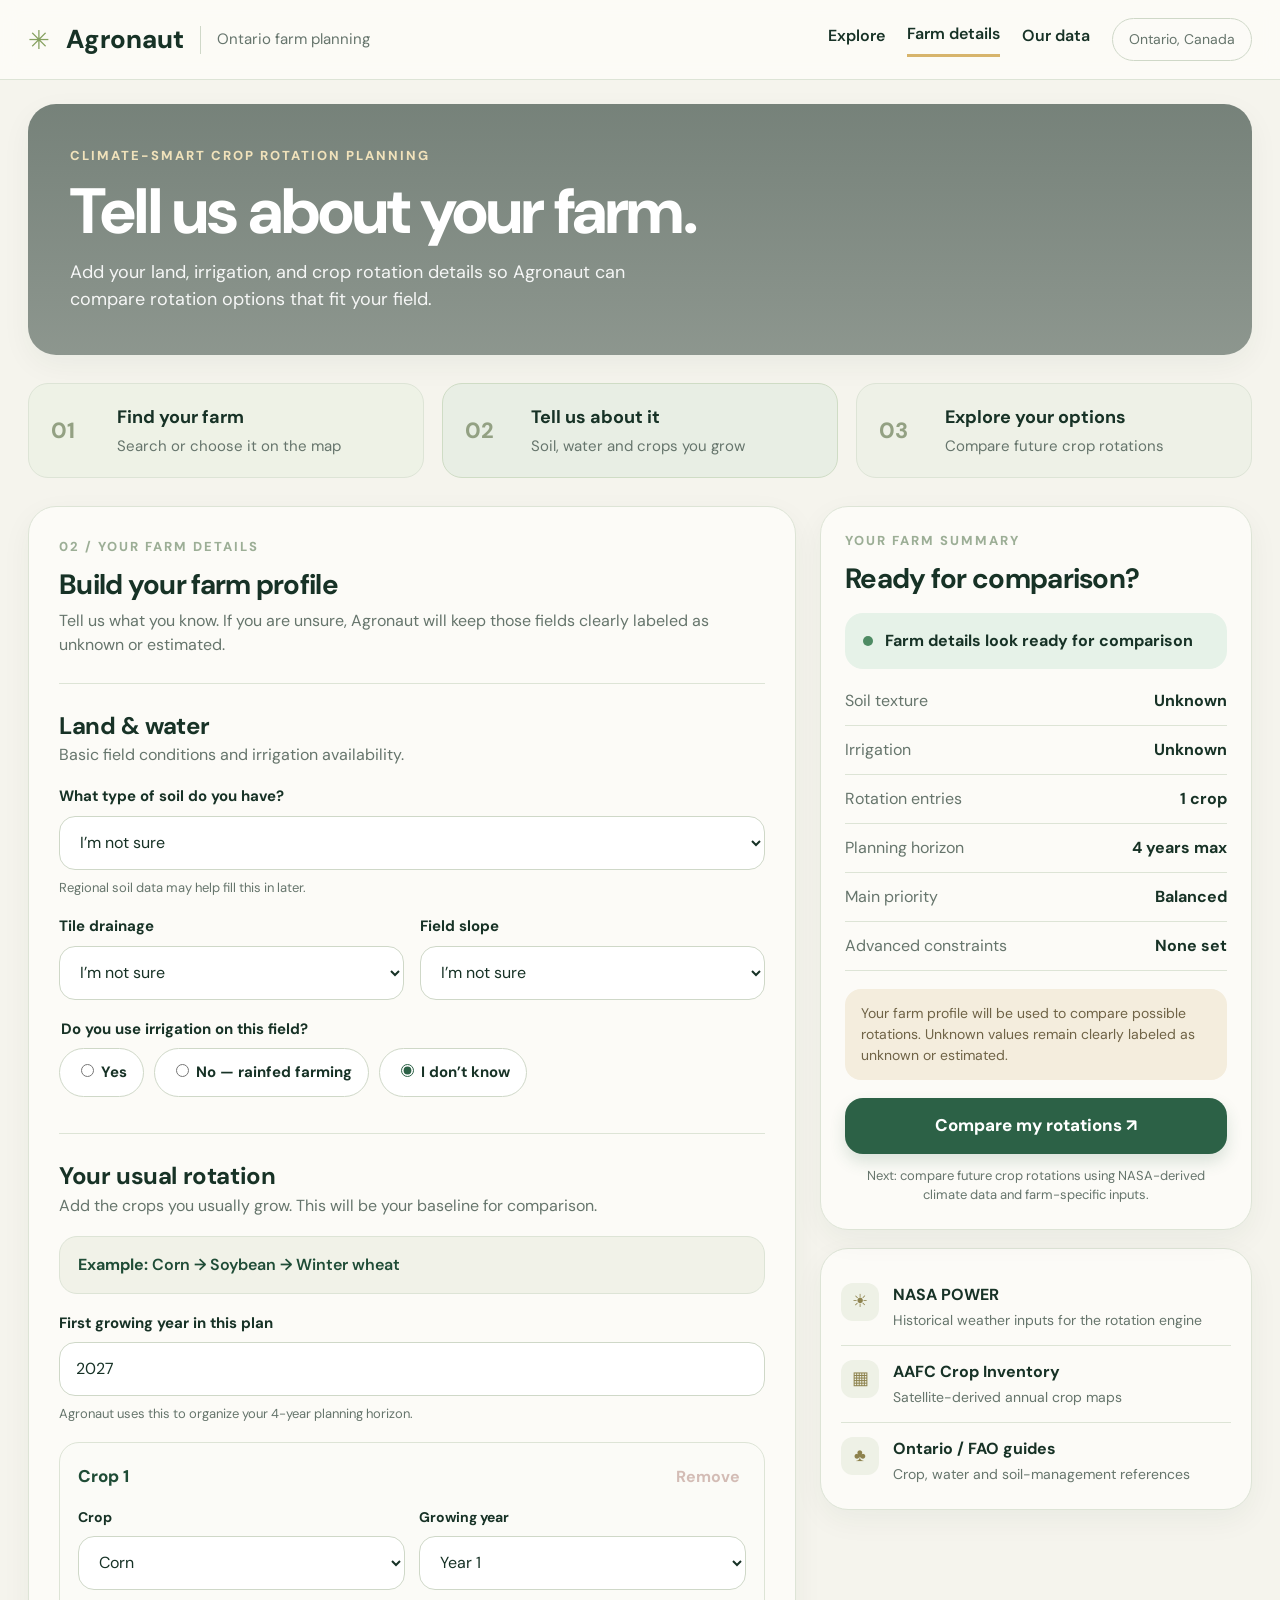
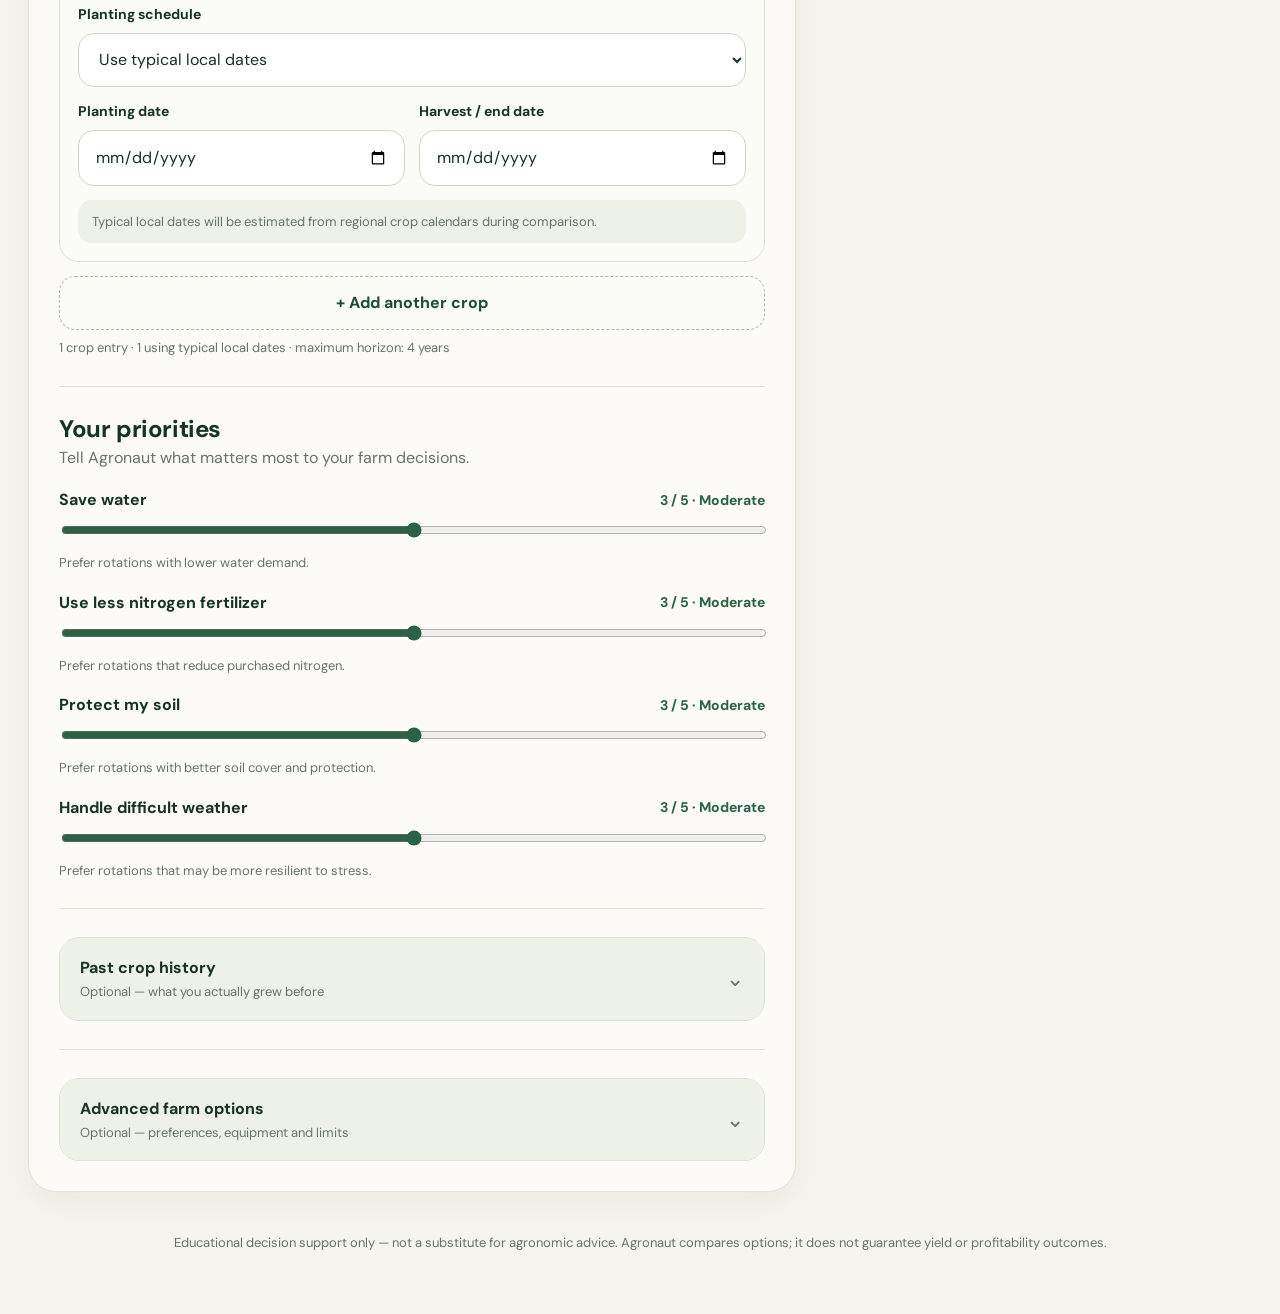
<file: frontend/farmer-form/farmer-form.html>
<!DOCTYPE html>
<html lang="en">
<head>
  <meta charset="UTF-8" />
  <meta name="viewport" content="width=device-width, initial-scale=1.0" />
  <title>Agronaut | Farm details</title>
  <link rel="stylesheet" href="farmer-form.css" />
  <script src="farmer-form.js" defer></script>
</head>
<body>
  <header class="site-header">
    <div class="site-header__inner">
      <div class="brand-wrap">
        <div class="brand-mark">✳</div>
        <div class="brand-text">Agronaut</div>
        <div class="brand-divider"></div>
        <div class="brand-subtitle">Ontario farm planning</div>
      </div>

      <nav class="site-nav">
        <a href="#" class="site-nav__link">Explore</a>
        <a href="#" class="site-nav__link site-nav__link--active">Farm details</a>
        <a href="#" class="site-nav__link">Our data</a>
        <span class="site-pill">Ontario, Canada</span>
      </nav>
    </div>
  </header>

  <main class="page-shell">
    <section class="hero-card">
      <div class="hero-card__content">
        <p class="eyebrow">CLIMATE-SMART CROP ROTATION PLANNING</p>
        <h1>Tell us about your farm.</h1>
        <p class="hero-copy">
          Add your land, irrigation, and crop rotation details so Agronaut
          can compare rotation options that fit your field.
        </p>
      </div>
    </section>

    <section class="steps-row">
      <div class="step-card step-card--done">
        <div class="step-number">01</div>
        <div>
          <h3>Find your farm</h3>
          <p>Search or choose it on the map</p>
        </div>
      </div>

      <div class="step-card step-card--active">
        <div class="step-number">02</div>
        <div>
          <h3>Tell us about it</h3>
          <p>Soil, water and crops you grow</p>
        </div>
      </div>

      <div class="step-card">
        <div class="step-number">03</div>
        <div>
          <h3>Explore your options</h3>
          <p>Compare future crop rotations</p>
        </div>
      </div>
    </section>

    <section class="workspace-grid">
      <div class="workspace-main">
        <form id="farmerForm" class="panel-card form-card" novalidate>
          <div class="panel-card__header">
            <p class="eyebrow">02 / YOUR FARM DETAILS</p>
            <h2>Build your farm profile</h2>
            <p class="section-copy">
              Tell us what you know. If you are unsure, Agronaut will keep
              those fields clearly labeled as unknown or estimated.
            </p>
          </div>

          <!-- LAND & WATER -->
          <section class="form-section">
            <div class="section-heading">
              <h3>Land & water</h3>
              <p>Basic field conditions and irrigation availability.</p>
            </div>

            <div class="form-group">
              <label for="soil">What type of soil do you have?</label>
              <select id="soil">
                <option value="unknown">I’m not sure</option>
                <option value="sandy">Sandy</option>
                <option value="sandy_loam">Sandy loam</option>
                <option value="loam">Loam</option>
                <option value="silt_loam">Silt loam</option>
                <option value="clay_loam">Clay loam</option>
                <option value="clay">Clay</option>
              </select>
              <small>Regional soil data may help fill this in later.</small>
            </div>

            <div class="form-row">
              <div class="form-group">
                <label for="drainage">Tile drainage</label>
                <select id="drainage">
                  <option value="unknown">I’m not sure</option>
                  <option value="yes">Yes</option>
                  <option value="no">No</option>
                </select>
              </div>

              <div class="form-group">
                <label for="slope">Field slope</label>
                <select id="slope">
                  <option value="unknown">I’m not sure</option>
                  <option value="flat">Mostly flat</option>
                  <option value="gentle">Gently sloping</option>
                  <option value="steep">Steeper field</option>
                </select>
              </div>
            </div>

            <fieldset class="form-group">
              <legend>Do you use irrigation on this field?</legend>

              <div class="choice-group">
                <label class="choice-chip">
                  <input type="radio" name="irrigation" value="yes" />
                  <span>Yes</span>
                </label>

                <label class="choice-chip">
                  <input type="radio" name="irrigation" value="no" />
                  <span>No — rainfed farming</span>
                </label>

                <label class="choice-chip">
                  <input type="radio" name="irrigation" value="unknown" checked />
                  <span>I don’t know</span>
                </label>
              </div>
            </fieldset>

            <div id="irrigationDetails" class="sub-card" hidden>
              <fieldset class="form-group">
                <legend>Is your irrigation water supply limited?</legend>

                <div class="choice-group">
                  <label class="choice-chip">
                    <input type="radio" name="waterLimit" value="known" />
                    <span>Yes, I know my limit</span>
                  </label>

                  <label class="choice-chip">
                    <input type="radio" name="waterLimit" value="unknown" checked />
                    <span>I don’t know my water limit</span>
                  </label>

                  <label class="choice-chip">
                    <input type="radio" name="waterLimit" value="unspecified" />
                    <span>No specified limit</span>
                  </label>
                </div>
              </fieldset>

              <div id="capacityGroup" class="form-group" hidden>
                <label for="capacity">Available irrigation water</label>

                <div class="form-row form-row--narrow">
                  <input
                    id="capacity"
                    type="number"
                    min="0"
                    step="any"
                    placeholder="e.g. 150"
                  />

                  <select id="capacityUnit">
                    <option value="mm_per_season">mm / season</option>
                    <option value="m3_per_ha_per_season">m³ / ha / season</option>
                  </select>
                </div>

                <small>
                  1 mm = 10 m³ per hectare. “No specified limit” does not
                  imply unlimited water.
                </small>
              </div>
            </div>
          </section>

          <!-- ROTATION -->
          <section class="form-section">
            <div class="section-heading">
              <h3>Your usual rotation</h3>
              <p>
                Add the crops you usually grow. This will be your baseline for
                comparison.
              </p>
            </div>

            <div class="info-banner">
              <strong>Example:</strong> Corn → Soybean → Winter wheat
            </div>

            <div class="form-group">
              <label for="rotationStartYear">First growing year in this plan</label>
              <input
                id="rotationStartYear"
                type="number"
                min="2000"
                max="2100"
                step="1"
                value="2027"
              />
              <small>
                Agronaut uses this to organize your 4-year planning horizon.
              </small>
            </div>

            <div id="rotationRows"></div>

            <button type="button" id="addCrop" class="ghost-button">
              + Add another crop
            </button>

            <p id="rotationInfo" class="helper-line"></p>
          </section>

          <!-- PRIORITIES -->
          <section class="form-section">
            <div class="section-heading">
              <h3>Your priorities</h3>
              <p>Tell Agronaut what matters most to your farm decisions.</p>
            </div>

            <div class="priority-block">
              <div class="priority-head">
                <label for="waterPriority">Save water</label>
                <output id="waterValue">3 / 5 · Moderate</output>
              </div>
              <input id="waterPriority" type="range" min="1" max="5" value="3" />
              <small>Prefer rotations with lower water demand.</small>
            </div>

            <div class="priority-block">
              <div class="priority-head">
                <label for="nitrogenPriority">Use less nitrogen fertilizer</label>
                <output id="nitrogenValue">3 / 5 · Moderate</output>
              </div>
              <input id="nitrogenPriority" type="range" min="1" max="5" value="3" />
              <small>Prefer rotations that reduce purchased nitrogen.</small>
            </div>

            <div class="priority-block">
              <div class="priority-head">
                <label for="soilPriority">Protect my soil</label>
                <output id="soilValue">3 / 5 · Moderate</output>
              </div>
              <input id="soilPriority" type="range" min="1" max="5" value="3" />
              <small>Prefer rotations with better soil cover and protection.</small>
            </div>

            <div class="priority-block">
              <div class="priority-head">
                <label for="weatherPriority">Handle difficult weather</label>
                <output id="weatherValue">3 / 5 · Moderate</output>
              </div>
              <input id="weatherPriority" type="range" min="1" max="5" value="3" />
              <small>Prefer rotations that may be more resilient to stress.</small>
            </div>
          </section>

          <!-- OPTIONAL HISTORY -->
          <section class="form-section">
            <details id="historyDetails" class="collapse-card">
              <summary>
                <div>
                  <strong>Past crop history</strong>
                  <small>Optional — what you actually grew before</small>
                </div>
                <span class="collapse-arrow">⌄</span>
              </summary>

              <div class="collapse-body">
                <p class="section-copy">
                  Add any past crop years you remember. If not, you can skip
                  this section.
                </p>

                <div id="historyRows"></div>

                <button type="button" id="addHistory" class="ghost-button">
                  + Add a past crop
                </button>
              </div>
            </details>
          </section>

          <!-- ADVANCED -->
          <section class="form-section">
            <details id="advancedOptions" class="collapse-card">
              <summary>
                <div>
                  <strong>Advanced farm options</strong>
                  <small>Optional — preferences, equipment and limits</small>
                </div>
                <span class="collapse-arrow">⌄</span>
              </summary>

              <div class="collapse-body">
                <div class="form-group">
                  <label>Crops you need to grow (optional)</label>
                  <small>Leave blank if you have no required crops.</small>
                  <div id="mustGrowOptions" class="check-grid"></div>
                </div>

                <div class="form-group">
                  <label>Crops to avoid (optional)</label>
                  <small>Leave blank if all listed crops are acceptable.</small>
                  <div id="avoidOptions" class="check-grid"></div>
                </div>

                <div class="form-group">
                  <label for="equipmentStatus">Available equipment</label>
                  <select id="equipmentStatus">
                    <option value="unspecified">Not specified</option>
                    <option value="specified">I’ll select my available equipment</option>
                  </select>

                  <div id="equipmentGroup" class="check-grid" hidden>
                    <label><input type="checkbox" name="equipment" value="row_planter" /> Row planter</label>
                    <label><input type="checkbox" name="equipment" value="grain_drill" /> Grain drill</label>
                    <label><input type="checkbox" name="equipment" value="combine" /> Combine</label>
                    <label><input type="checkbox" name="equipment" value="sprayer" /> Sprayer</label>
                  </div>
                </div>

                <div class="form-group">
                  <label class="inline-check">
                    <input type="checkbox" id="enableNitrogen" />
                    <span>Set a nitrogen fertilizer limit</span>
                  </label>

                  <div id="nitrogenGroup" hidden>
                    <div class="form-group">
                      <label for="nitrogenLimit">Maximum purchased nitrogen</label>
                      <div class="input-with-unit">
                        <input
                          id="nitrogenLimit"
                          type="number"
                          min="0"
                          step="any"
                          placeholder="e.g. 120"
                        />
                        <span>kg N / ha / year</span>
                      </div>
                    </div>
                  </div>
                </div>

                <div class="form-group">
                  <label class="inline-check">
                    <input type="checkbox" id="enableBudget" />
                    <span>Set a maximum operating budget</span>
                  </label>

                  <div id="budgetGroup" hidden>
                    <div class="form-group">
                      <label for="budget">Maximum annual operating budget</label>
                      <div class="input-with-unit">
                        <input
                          id="budget"
                          type="number"
                          min="0"
                          step="any"
                          placeholder="e.g. 2500"
                        />
                        <span>CAD / ha / year</span>
                      </div>
                    </div>
                  </div>
                </div>
              </div>
            </details>
          </section>

          <div id="formMessage" role="alert" aria-live="polite" tabindex="-1"></div>
        </form>
      </div>

      <aside class="workspace-side">
        <div class="panel-card summary-card">
          <div class="summary-card__header">
            <p class="eyebrow">YOUR FARM SUMMARY</p>
            <h2>Ready for comparison?</h2>
          </div>

          <div class="status-box" id="statusBox">
            <span class="status-dot"></span>
            <span id="statusText">Still missing a few details</span>
          </div>

          <div class="summary-list">
            <div class="summary-item">
              <span class="summary-label">Soil texture</span>
              <span class="summary-value" id="summarySoil">Unknown</span>
            </div>

            <div class="summary-item">
              <span class="summary-label">Irrigation</span>
              <span class="summary-value" id="summaryIrrigation">Unknown</span>
            </div>

            <div class="summary-item">
              <span class="summary-label">Rotation entries</span>
              <span class="summary-value" id="summaryRotationCount">1 crop</span>
            </div>

            <div class="summary-item">
              <span class="summary-label">Planning horizon</span>
              <span class="summary-value" id="summaryHorizon">4 years max</span>
            </div>

            <div class="summary-item">
              <span class="summary-label">Main priority</span>
              <span class="summary-value" id="summaryPriority">Balanced</span>
            </div>

            <div class="summary-item">
              <span class="summary-label">Advanced constraints</span>
              <span class="summary-value" id="summaryConstraints">None set</span>
            </div>
          </div>

          <div class="summary-note">
            Your farm profile will be used to compare possible rotations.
            Unknown values remain clearly labeled as unknown or estimated.
          </div>

          <button type="submit" form="farmerForm" class="primary-button">
            Compare my rotations ↗
          </button>

          <p class="sidebar-small-note">
            Next: compare future crop rotations using NASA-derived climate data
            and farm-specific inputs.
          </p>
        </div>

        <div class="panel-card data-card">
          <div class="data-card__row">
            <div class="data-icon">☀</div>
            <div>
              <strong>NASA POWER</strong>
              <p>Historical weather inputs for the rotation engine</p>
            </div>
          </div>

          <div class="data-card__row">
            <div class="data-icon">▦</div>
            <div>
              <strong>AAFC Crop Inventory</strong>
              <p>Satellite-derived annual crop maps</p>
            </div>
          </div>

          <div class="data-card__row">
            <div class="data-icon">♣</div>
            <div>
              <strong>Ontario / FAO guides</strong>
              <p>Crop, water and soil-management references</p>
            </div>
          </div>
        </div>
      </aside>
    </section>

    <footer class="page-footer">
      <p>
        Educational decision support only — not a substitute for agronomic
        advice. Agronaut compares options; it does not guarantee yield or
        profitability outcomes.
      </p>
    </footer>
  </main>
</body>
</html>
</file>
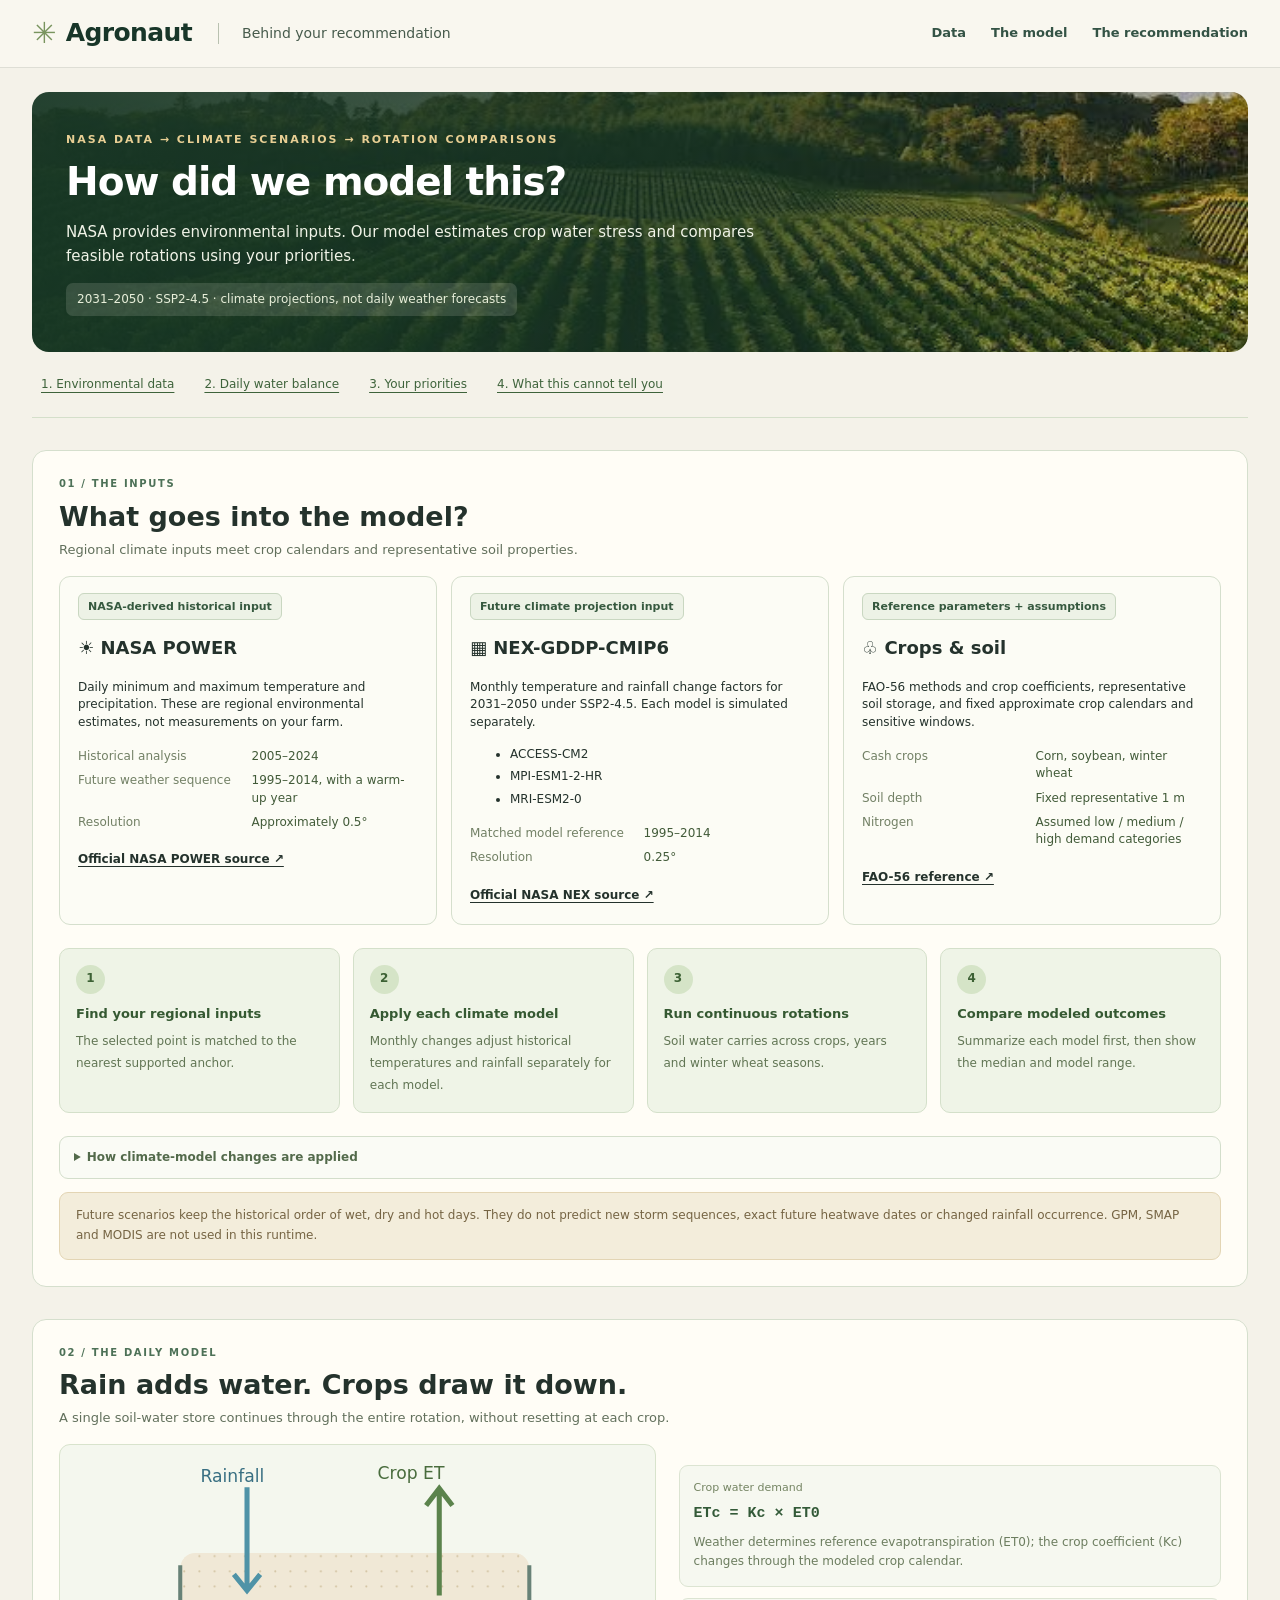
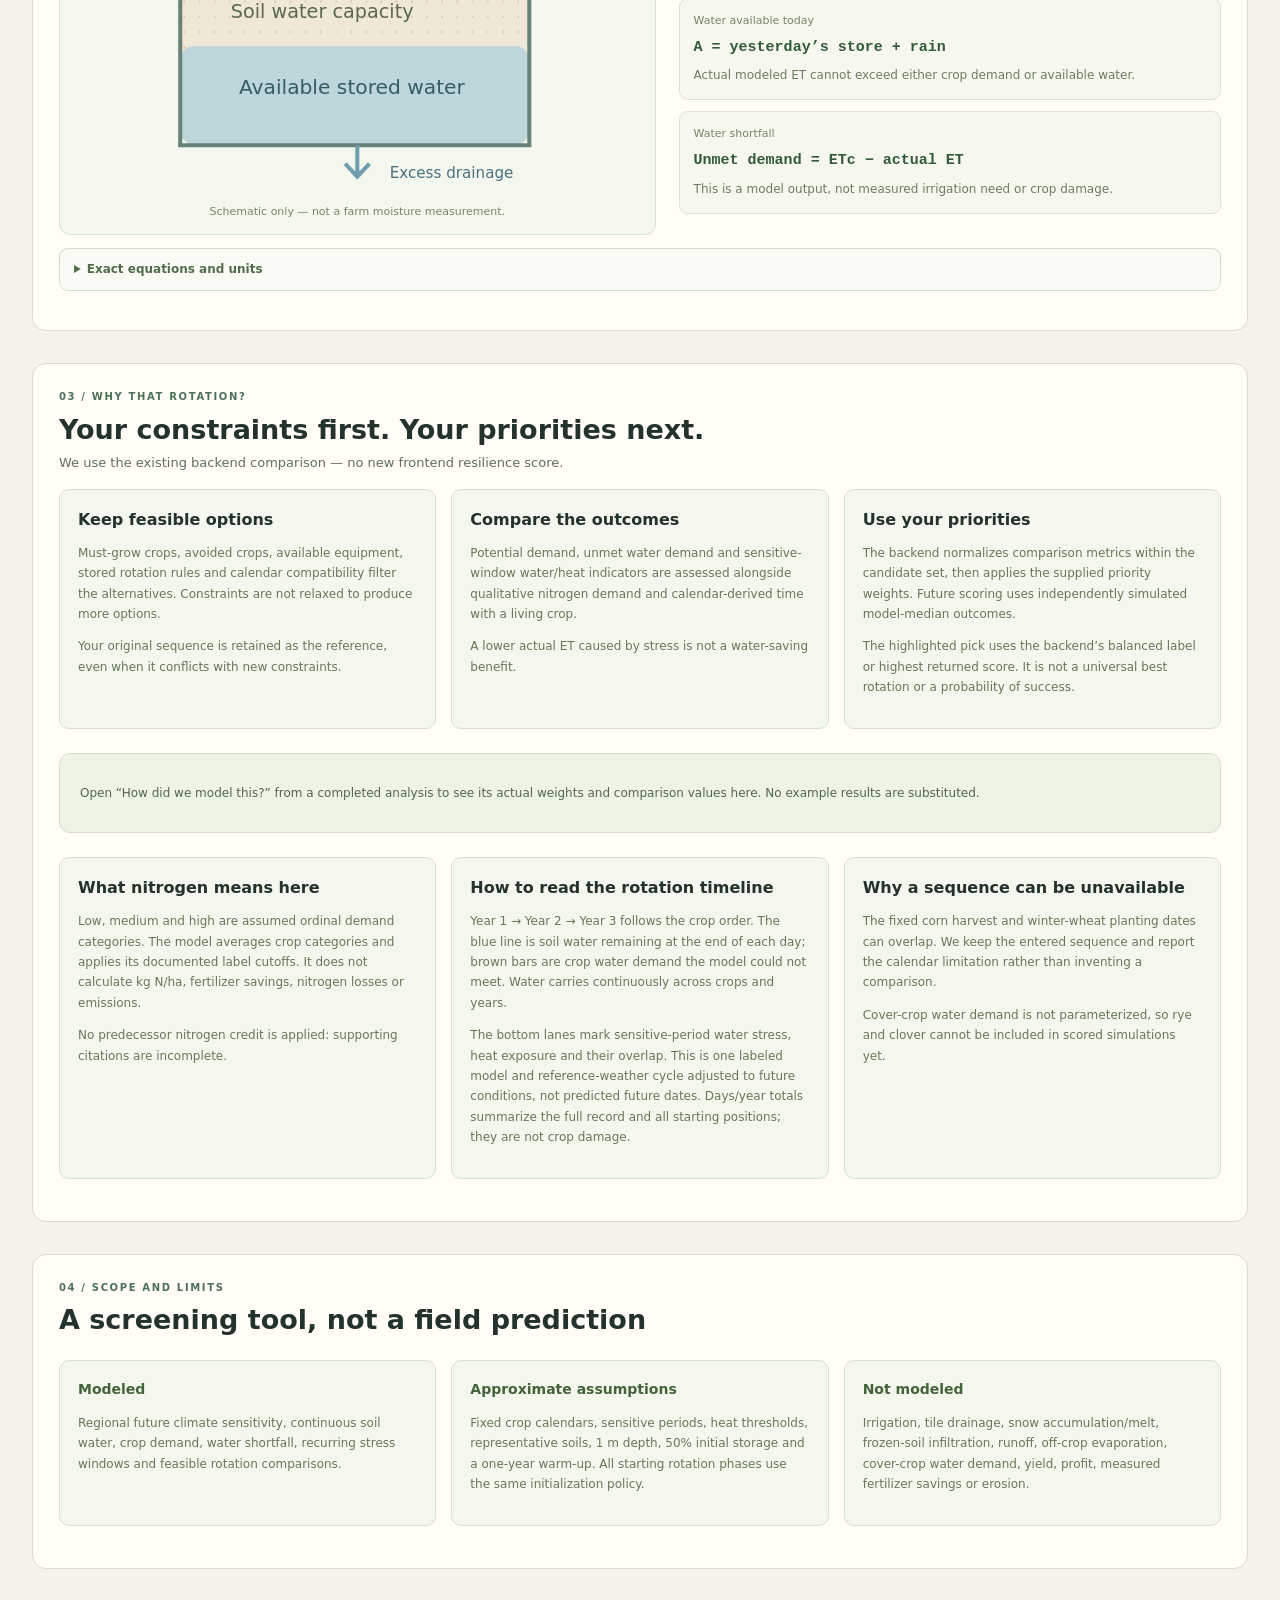
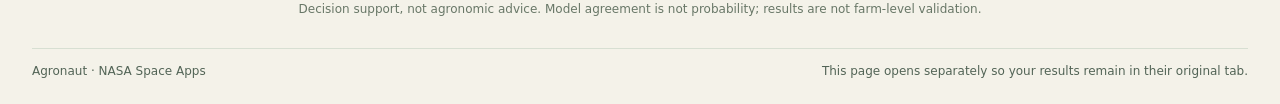
<file: frontend/integrated-demo/methodology.html>
<!doctype html>
<html lang="en">
<head>
  <meta charset="UTF-8"><meta name="viewport" content="width=device-width, initial-scale=1">
  <meta name="theme-color" content="#244D3E"><link rel="icon" href="data:,">
  <title>How did we model this? | Agronaut</title>
  <link rel="stylesheet" href="./styles.css"><script defer src="./dashboard-core.js"></script><script defer src="./methodology.js"></script>
</head>
<body class="methodology-page">
  <header class="site-header"><a class="brand" href="./index.html"><span class="brand-mark">✳</span><span>Agronaut</span></a><span class="header-subtitle">Behind your recommendation</span><nav class="main-nav"><a href="#data">Data</a><a href="#water-model">The model</a><a href="#decision">The recommendation</a></nav></header>
  <main class="methodology-main container">
    <section class="method-hero"><div><span class="hero-eyebrow">NASA DATA → CLIMATE SCENARIOS → ROTATION COMPARISONS</span><h1>How did we model this?</h1><p>NASA provides environmental inputs. Our model estimates crop water stress and compares feasible rotations using your priorities.</p><span class="method-caveat">2031–2050 · SSP2-4.5 · climate projections, not daily weather forecasts</span></div></section>
    <nav class="method-jump" aria-label="Methodology sections"><a href="#data">1. Environmental data</a><a href="#water-model">2. Daily water balance</a><a href="#decision">3. Your priorities</a><a href="#limits">4. What this cannot tell you</a></nav>
    <section id="data" class="method-block"><div class="section-heading"><div><div class="eyebrow">01 / THE INPUTS</div><h2>What goes into the model?</h2><p>Regional climate inputs meet crop calendars and representative soil properties.</p></div></div>
      <div class="source-cards">
        <article><span class="data-tag">NASA-derived historical input</span><h3>☀ NASA POWER</h3><p>Daily minimum and maximum temperature and precipitation. These are regional environmental estimates, not measurements on your farm.</p><dl><dt>Historical analysis</dt><dd>2005–2024</dd><dt>Future weather sequence</dt><dd>1995–2014, with a warm-up year</dd><dt>Resolution</dt><dd>Approximately 0.5°</dd></dl><a href="https://power.larc.nasa.gov/" target="_blank" rel="noopener">Official NASA POWER source ↗</a></article>
        <article><span class="data-tag">Future climate projection input</span><h3>▦ NEX-GDDP-CMIP6</h3><p>Monthly temperature and rainfall change factors for 2031–2050 under SSP2-4.5. Each model is simulated separately.</p><ul><li>ACCESS-CM2</li><li>MPI-ESM1-2-HR</li><li>MRI-ESM2-0</li></ul><dl><dt>Matched model reference</dt><dd>1995–2014</dd><dt>Resolution</dt><dd>0.25°</dd></dl><a href="https://www.nccs.nasa.gov/data-collections/nex-gddp-cmip6/" target="_blank" rel="noopener">Official NASA NEX source ↗</a></article>
        <article><span class="data-tag">Reference parameters + assumptions</span><h3>♧ Crops &amp; soil</h3><p>FAO-56 methods and crop coefficients, representative soil storage, and fixed approximate crop calendars and sensitive windows.</p><dl><dt>Cash crops</dt><dd>Corn, soybean, winter wheat</dd><dt>Soil depth</dt><dd>Fixed representative 1 m</dd><dt>Nitrogen</dt><dd>Assumed low / medium / high demand categories</dd></dl><a href="https://www.fao.org/4/x0490e/x0490e00.htm" target="_blank" rel="noopener">FAO-56 reference ↗</a></article>
      </div>
      <div class="method-flow"><div><b>1</b><strong>Find your regional inputs</strong><span>The selected point is matched to the nearest supported anchor.</span></div><div><b>2</b><strong>Apply each climate model</strong><span>Monthly changes adjust historical temperatures and rainfall separately for each model.</span></div><div><b>3</b><strong>Run continuous rotations</strong><span>Soil water carries across crops, years and winter wheat seasons.</span></div><div><b>4</b><strong>Compare modeled outcomes</strong><span>Summarize each model first, then show the median and model range.</span></div></div>
      <details class="diagnostics"><summary>How climate-model changes are applied</summary><div class="equation-detail"><code>Tmean_future = Tmean_historical + (ΔTmax + ΔTmin) / 2<br>DTR_future = DTR_historical × monthly model DTR ratio<br>Tmax_future = Tmean_future + DTR_future / 2<br>Tmin_future = Tmean_future − DTR_future / 2<br>Rain_future = Rain_historical × monthly future/reference rainfall ratio</code><p>DTR is the daily temperature range. Monthly factors compare each model’s future period with that same model’s historical reference. Missing factors stop the simulation rather than becoming zero or “no change.” Weather is adjusted for each model independently before simulating rotations.</p></div></details>
      <div class="method-note">Future scenarios keep the historical order of wet, dry and hot days. They do not predict new storm sequences, exact future heatwave dates or changed rainfall occurrence. GPM, SMAP and MODIS are not used in this runtime.</div>
    </section>
    <section id="water-model" class="method-block"><div class="section-heading"><div><div class="eyebrow">02 / THE DAILY MODEL</div><h2>Rain adds water. Crops draw it down.</h2><p>A single soil-water store continues through the entire rotation, without resetting at each crop.</p></div></div>
      <div class="water-explainer">
        <figure class="bucket-figure"><svg viewBox="0 0 560 330" role="img" aria-labelledby="bucket-title bucket-desc"><title id="bucket-title">Conceptual daily soil-water balance</title><desc id="bucket-desc">Rain enters the soil store, crop evapotranspiration removes available water, and excess water drains. The drawing is schematic, not measured soil moisture.</desc><defs><pattern id="soil-grain" width="15" height="15" patternUnits="userSpaceOnUse"><circle cx="4" cy="6" r="1" fill="#d3c4a3"/></pattern></defs><rect x="105" y="93" width="345" height="190" rx="15" fill="#f0e8d6"/><rect x="105" y="93" width="345" height="190" rx="15" fill="url(#soil-grain)"/><rect x="106" y="185" width="343" height="97" rx="12" fill="#bdd5db"/><path d="M105 105V283H450V105" stroke="#688277" stroke-width="4" fill="none"/><path d="M171 28v102m-13-16 13 16 13-16" stroke="#4f93a7" stroke-width="5" fill="none"/><text x="125" y="23" fill="#386f82" font-size="17">Rainfall</text><path d="M361 135V29m-13 17 13-17 13 17" stroke="#5b834c" stroke-width="5" fill="none"/><text x="300" y="20" fill="#496c3d" font-size="17">Crop ET</text><text x="155" y="157" fill="#5b694b" font-size="19">Soil water capacity</text><text x="163" y="232" fill="#355c65" font-size="20">Available stored water</text><path d="M280 283v31m-12-13 12 13 12-13" stroke="#709ead" stroke-width="4" fill="none"/><text x="312" y="315" fill="#4b7180" font-size="15">Excess drainage</text></svg><figcaption>Schematic only — not a farm moisture measurement.</figcaption></figure>
        <div class="equation-cards"><article><span>Crop water demand</span><code>ETc = Kc × ET0</code><p>Weather determines reference evapotranspiration (ET0); the crop coefficient (Kc) changes through the modeled crop calendar.</p></article><article><span>Water available today</span><code>A = yesterday’s store + rain</code><p>Actual modeled ET cannot exceed either crop demand or available water.</p></article><article><span>Water shortfall</span><code>Unmet demand = ETc − actual ET</code><p>This is a model output, not measured irrigation need or crop damage.</p></article></div>
      </div>
      <details class="diagnostics"><summary>Exact equations and units</summary><div class="equation-detail"><h3>Reference ET: FAO-56 Hargreaves</h3><code>ET0 = max(0, 0.0023 × (Tmean + 17.8) × √(Tmax − Tmin) × 0.408 × Ra)</code><p>Temperatures in °C; Ra in MJ/m²/day, converted to equivalent mm/day using 0.408. ET0 and ETc are in mm/day. Historical and future runs use the same method.</p><h3>Daily water balance</h3><code>A = S + P<br>ETa = min(ETc, A)<br>U = ETc − ETa<br>D = max(0, A − ETa − C)<br>S_next = A − ETa − D</code><p>S is stored available water; P is precipitation; C is available-water capacity; ETa is actual modeled ET; U is unmet demand; D is excess drainage. All quantities are in mm. Storage stays within 0–C and daily mass is conserved.</p><h3>Stress and intensity</h3><code>depletion = C − min(S + P, C)<br>water stress: depletion &gt; p × C (while a crop is active)<br>intensity = max(depletion − p × C, 0) / ((1 − p) × C)<br>heat exceedance = max(Tmax − crop heat threshold, 0)</code><p>The existing crop depletion fraction p is used after rainfall but before daily ET. Intensity ranges from 0 to 1 and is zero in the degenerate p=1 case. It does not reduce ET in this simple bucket. Heat exposure uses Tmax ≥ the existing screening threshold, so a threshold-equality day has exposure but zero exceedance.</p></div></details>
    </section>
    <section id="decision" class="method-block"><div class="section-heading"><div><div class="eyebrow">03 / WHY THAT ROTATION?</div><h2>Your constraints first. Your priorities next.</h2><p>We use the existing backend comparison — no new frontend resilience score.</p></div></div>
      <div class="decision-grid"><article><h3>Keep feasible options</h3><p>Must-grow crops, avoided crops, available equipment, stored rotation rules and calendar compatibility filter the alternatives. Constraints are not relaxed to produce more options.</p><p>Your original sequence is retained as the reference, even when it conflicts with new constraints.</p></article><article><h3>Compare the outcomes</h3><p>Potential demand, unmet water demand and sensitive-window water/heat indicators are assessed alongside qualitative nitrogen demand and calendar-derived time with a living crop.</p><p>A lower actual ET caused by stress is not a water-saving benefit.</p></article><article><h3>Use your priorities</h3><p>The backend normalizes comparison metrics within the candidate set, then applies the supplied priority weights. Future scoring uses independently simulated model-median outcomes.</p><p>The highlighted pick uses the backend’s balanced label or highest returned score. It is not a universal best rotation or a probability of success.</p></article></div>
      <div id="analysis-snapshot" class="snapshot-panel"></div>
      <div class="decision-grid"><article><h3>What nitrogen means here</h3><p>Low, medium and high are assumed ordinal demand categories. The model averages crop categories and applies its documented label cutoffs. It does not calculate kg N/ha, fertilizer savings, nitrogen losses or emissions.</p><p>No predecessor nitrogen credit is applied: supporting citations are incomplete.</p></article><article><h3>How to read the rotation timeline</h3><p>Year 1 → Year 2 → Year 3 follows the crop order. The blue line is soil water remaining at the end of each day; brown bars are crop water demand the model could not meet. Water carries continuously across crops and years.</p><p>The bottom lanes mark sensitive-period water stress, heat exposure and their overlap. This is one labeled model and reference-weather cycle adjusted to future conditions, not predicted future dates. Days/year totals summarize the full record and all starting positions; they are not crop damage.</p></article><article><h3>Why a sequence can be unavailable</h3><p>The fixed corn harvest and winter-wheat planting dates can overlap. We keep the entered sequence and report the calendar limitation rather than inventing a comparison.</p><p>Cover-crop water demand is not parameterized, so rye and clover cannot be included in scored simulations yet.</p></article></div>
    </section>
    <section id="limits" class="method-block"><div class="section-heading"><div><div class="eyebrow">04 / SCOPE AND LIMITS</div><h2>A screening tool, not a field prediction</h2></div></div><div class="limits-grid"><div><strong>Modeled</strong><p>Regional future climate sensitivity, continuous soil water, crop demand, water shortfall, recurring stress windows and feasible rotation comparisons.</p></div><div><strong>Approximate assumptions</strong><p>Fixed crop calendars, sensitive periods, heat thresholds, representative soils, 1 m depth, 50% initial storage and a one-year warm-up. All starting rotation phases use the same initialization policy.</p></div><div><strong>Not modeled</strong><p>Irrigation, tile drainage, snow accumulation/melt, frozen-soil infiltration, runoff, off-crop evaporation, cover-crop water demand, yield, profit, measured fertilizer savings or erosion.</p></div></div></section>
    <p class="disclaimer">Decision support, not agronomic advice. Model agreement is not probability; results are not farm-level validation.</p>
    <footer class="footer"><span>Agronaut · NASA Space Apps</span><span>This page opens separately so your results remain in their original tab.</span></footer>
  </main>
</body></html>
</file>
<file: frontend/farmer-form/farmer-form.css>
@import url("https://fonts.googleapis.com/css2?family=DM+Sans:wght@400;500;600;700;800&display=swap");

:root {
  --bg: #f5f4ed;
  --surface: #fcfbf7;
  --surface-soft: #f1f2e8;
  --surface-soft-2: #eef1e4;
  --border: #dde4d6;
  --border-strong: #cfd8c8;
  --text: #173226;
  --muted: #66756c;
  --green: #2c6146;
  --green-deep: #1f4c36;
  --green-soft: #dbe5d6;
  --gold: #d7b46b;
  --gold-soft: #f1e2bb;
  --danger: #a1463c;
  --danger-bg: #fff3f1;
  --success: #2d6245;
  --success-bg: #e6f1e8;
  --shadow: 0 10px 30px rgba(25, 50, 38, 0.05);
  --radius-xl: 28px;
  --radius-lg: 22px;
  --radius-md: 16px;
  --radius-sm: 12px;
}

* {
  box-sizing: border-box;
}

html {
  scroll-behavior: smooth;
}

body {
  margin: 0;
  background: var(--bg);
  color: var(--text);
  font-family: "DM Sans", Arial, sans-serif;
  line-height: 1.5;
}

a {
  color: inherit;
  text-decoration: none;
}

.site-header {
  background: rgba(252, 251, 247, 0.95);
  border-bottom: 1px solid var(--border);
  position: sticky;
  top: 0;
  z-index: 30;
  backdrop-filter: blur(10px);
}

.site-header__inner {
  max-width: 1400px;
  margin: 0 auto;
  padding: 18px 28px;
  display: flex;
  justify-content: space-between;
  align-items: center;
  gap: 24px;
}

.brand-wrap {
  display: flex;
  align-items: center;
  gap: 16px;
  flex-wrap: wrap;
}

.brand-mark {
  font-size: 26px;
  color: #86a15f;
  line-height: 1;
}

.brand-text {
  font-size: 26px;
  font-weight: 800;
  color: var(--text);
}

.brand-divider {
  width: 1px;
  height: 28px;
  background: var(--border-strong);
}

.brand-subtitle {
  color: var(--muted);
  font-size: 15px;
}

.site-nav {
  display: flex;
  align-items: center;
  gap: 22px;
  flex-wrap: wrap;
}

.site-nav__link {
  color: var(--text);
  font-weight: 600;
  padding-bottom: 8px;
}

.site-nav__link--active {
  border-bottom: 3px solid var(--gold);
}

.site-pill {
  border: 1px solid var(--border-strong);
  border-radius: 999px;
  padding: 10px 16px;
  font-size: 14px;
  color: var(--muted);
  background: var(--surface);
}

.page-shell {
  max-width: 1400px;
  margin: 0 auto;
  padding: 24px 28px 48px;
}

.hero-card {
  min-height: 240px;
  border-radius: var(--radius-xl);
  overflow: hidden;
  padding: 42px;
  background:
    linear-gradient(rgba(14, 36, 27, 0.55), rgba(14, 36, 27, 0.45)),
    url("https://images.unsplash.com/photo-1500382017468-9049fed747ef?auto=format&fit=crop&w=1600&q=80")
    center/cover no-repeat;
  color: white;
  box-shadow: var(--shadow);
  margin-bottom: 28px;
}

.hero-card__content {
  max-width: 720px;
}

.eyebrow {
  margin: 0 0 12px;
  font-size: 13px;
  letter-spacing: 2px;
  font-weight: 800;
  text-transform: uppercase;
  color: #9cae96;
}

.hero-card .eyebrow {
  color: var(--gold-soft);
}

.hero-card h1 {
  font-size: clamp(40px, 5vw, 66px);
  line-height: 1.05;
  margin: 0 0 14px;
  font-weight: 800;
  letter-spacing: -1.8px;
}

.hero-copy {
  max-width: 620px;
  font-size: 18px;
  line-height: 1.5;
  margin: 0;
  color: rgba(255, 255, 255, 0.92);
}

.steps-row {
  display: grid;
  grid-template-columns: repeat(3, 1fr);
  gap: 18px;
  margin-bottom: 28px;
}

.step-card {
  display: flex;
  align-items: center;
  gap: 18px;
  background: #eef1e7;
  border: 1px solid var(--border);
  border-radius: 20px;
  padding: 20px 22px;
}

.step-card h3 {
  margin: 0 0 4px;
  font-size: 18px;
}

.step-card p {
  margin: 0;
  color: var(--muted);
  font-size: 15px;
}

.step-card--active {
  background: #e8eee4;
  border-color: #cfdcc5;
}

.step-card--done {
  background: #eef2e6;
}

.step-number {
  font-size: 22px;
  font-weight: 800;
  color: #93a183;
  min-width: 48px;
}

.workspace-grid {
  display: grid;
  grid-template-columns: minmax(0, 1.6fr) minmax(300px, 0.9fr);
  gap: 24px;
}

.panel-card {
  background: var(--surface);
  border: 1px solid var(--border);
  border-radius: var(--radius-xl);
  box-shadow: var(--shadow);
}

.form-card {
  padding: 30px;
}

.panel-card__header h2,
.summary-card__header h2 {
  margin: 0 0 8px;
  font-size: 28px;
  line-height: 1.15;
  letter-spacing: -0.7px;
}

.section-copy {
  margin: 0;
  color: var(--muted);
  font-size: 16px;
}

.form-section {
  border-top: 1px solid var(--border);
  padding-top: 28px;
  margin-top: 28px;
}

.form-section:first-of-type {
  margin-top: 26px;
}

.section-heading {
  margin-bottom: 18px;
}

.section-heading h3 {
  margin: 0 0 4px;
  font-size: 24px;
  line-height: 1.15;
  letter-spacing: -0.4px;
}

.section-heading p {
  margin: 0;
  color: var(--muted);
}

.form-group {
  margin-bottom: 18px;
}

.form-group label,
.form-group legend {
  display: block;
  margin-bottom: 8px;
  font-weight: 700;
  font-size: 15px;
}

fieldset.form-group {
  border: none;
  padding: 0;
  margin: 0 0 18px;
}

small,
.helper-line {
  display: block;
  color: var(--muted);
  font-size: 13px;
  margin-top: 8px;
}

.form-row {
  display: grid;
  grid-template-columns: repeat(2, 1fr);
  gap: 16px;
}

.form-row--narrow {
  grid-template-columns: 1.3fr 1fr;
}

select,
input[type="number"],
input[type="date"] {
  width: 100%;
  border: 1px solid var(--border-strong);
  border-radius: 16px;
  background: white;
  color: var(--text);
  padding: 14px 16px;
  font: inherit;
  min-height: 54px;
}

input[type="range"] {
  width: 100%;
  accent-color: var(--green);
}

input[type="checkbox"],
input[type="radio"] {
  accent-color: var(--green);
}

select:focus-visible,
input:focus-visible,
button:focus-visible,
summary:focus-visible {
  outline: 3px solid rgba(44, 97, 70, 0.16);
  outline-offset: 1px;
}

.choice-group {
  display: flex;
  flex-wrap: wrap;
  gap: 10px;
}

.choice-chip {
  display: inline-flex;
  align-items: center;
  gap: 10px;
  background: white;
  border: 1px solid var(--border-strong);
  border-radius: 999px;
  padding: 12px 16px;
  cursor: pointer;
  font-weight: 500;
}

.sub-card,
.info-banner {
  background: var(--surface-soft);
  border: 1px solid var(--border);
  border-radius: 18px;
  padding: 16px 18px;
}

.info-banner {
  margin-bottom: 18px;
  color: var(--green-deep);
  font-weight: 600;
}

.ghost-button {
  width: 100%;
  border: 1px dashed #aebba5;
  background: #fbfcf8;
  color: var(--green-deep);
  border-radius: 16px;
  min-height: 52px;
  padding: 14px 16px;
  font: inherit;
  font-weight: 700;
  cursor: pointer;
}

.ghost-button:hover {
  background: #f3f6ef;
}

.priority-block {
  margin-bottom: 18px;
}

.priority-head {
  display: flex;
  justify-content: space-between;
  align-items: center;
  gap: 12px;
  margin-bottom: 8px;
}

.priority-head label {
  font-weight: 700;
}

.priority-head output {
  color: var(--green);
  font-size: 14px;
  font-weight: 700;
}

.collapse-card {
  border: 1px solid var(--border);
  border-radius: 20px;
  overflow: hidden;
  background: #fafbf6;
}

.collapse-card summary {
  list-style: none;
  padding: 18px 20px;
  background: #eef1e7;
  cursor: pointer;
  display: flex;
  justify-content: space-between;
  gap: 14px;
  align-items: center;
}

.collapse-card summary::-webkit-details-marker {
  display: none;
}

.collapse-card summary strong {
  display: block;
  margin-bottom: 2px;
  font-size: 16px;
}

.collapse-card summary small {
  margin: 0;
}

.collapse-body {
  padding: 18px 20px 20px;
}

.collapse-arrow {
  font-size: 22px;
  color: var(--muted);
  transition: transform 0.2s ease;
}

.collapse-card[open] .collapse-arrow {
  transform: rotate(180deg);
}

.check-grid {
  display: grid;
  grid-template-columns: repeat(2, minmax(0, 1fr));
  gap: 10px 14px;
  margin-top: 10px;
}

.check-grid label,
.inline-check {
  display: flex;
  align-items: center;
  gap: 10px;
  color: var(--text);
}

.input-with-unit {
  display: flex;
  gap: 12px;
  align-items: center;
}

.input-with-unit input {
  flex: 1;
}

.input-with-unit span {
  color: var(--muted);
  font-size: 13px;
  white-space: nowrap;
}

.workspace-side {
  display: flex;
  flex-direction: column;
  gap: 18px;
}

.summary-card {
  padding: 24px;
  position: sticky;
  top: 110px;
}

.status-box {
  display: flex;
  align-items: center;
  gap: 12px;
  background: #eef3e7;
  border-radius: 18px;
  padding: 16px 18px;
  margin: 18px 0 20px;
  font-weight: 700;
}

.status-box--ready {
  background: #e6f2e8;
}

.status-dot {
  width: 10px;
  height: 10px;
  border-radius: 50%;
  background: var(--gold);
  display: inline-block;
  flex-shrink: 0;
}

.status-box--ready .status-dot {
  background: #4e8b63;
}

.summary-list {
  display: grid;
  gap: 12px;
  margin-bottom: 18px;
}

.summary-item {
  display: flex;
  justify-content: space-between;
  gap: 16px;
  padding-bottom: 12px;
  border-bottom: 1px solid var(--border);
}

.summary-label {
  color: var(--muted);
}

.summary-value {
  font-weight: 700;
  text-align: right;
}

.summary-note {
  background: #f4eddd;
  color: #6f6346;
  border-radius: 16px;
  padding: 14px 16px;
  font-size: 14px;
  margin-bottom: 18px;
}

.primary-button {
  width: 100%;
  border: none;
  border-radius: 18px;
  min-height: 56px;
  padding: 14px 18px;
  background: var(--green);
  color: white;
  font: inherit;
  font-size: 17px;
  font-weight: 800;
  cursor: pointer;
  box-shadow: 0 8px 16px rgba(44, 97, 70, 0.16);
}

.primary-button:hover {
  background: var(--green-deep);
}

.sidebar-small-note {
  color: var(--muted);
  font-size: 13px;
  text-align: center;
  margin: 12px 0 0;
}

.data-card {
  padding: 20px;
}

.data-card__row {
  display: flex;
  gap: 14px;
  align-items: flex-start;
  padding: 14px 0;
  border-bottom: 1px solid var(--border);
}

.data-card__row:last-child {
  border-bottom: none;
  padding-bottom: 4px;
}

.data-icon {
  width: 38px;
  height: 38px;
  border-radius: 12px;
  display: grid;
  place-items: center;
  background: #eef1e6;
  color: #8d824d;
  font-size: 18px;
  flex-shrink: 0;
}

.data-card__row strong {
  display: block;
  margin-bottom: 3px;
}

.data-card__row p {
  margin: 0;
  color: var(--muted);
  font-size: 14px;
}

.page-footer {
  margin-top: 24px;
  text-align: center;
  color: var(--muted);
  font-size: 13px;
  padding: 4px 10px 0;
}

/* rotation cards */

.rotation-card,
.history-card {
  border: 1px solid var(--border);
  border-radius: 20px;
  background: #fbfbf7;
  padding: 18px;
  margin-bottom: 14px;
}

.rotation-card__header {
  display: flex;
  justify-content: space-between;
  align-items: center;
  margin-bottom: 14px;
  gap: 10px;
}

.rotation-card__title {
  font-size: 17px;
  font-weight: 800;
  color: var(--green-deep);
}

.rotation-card__grid {
  display: grid;
  gap: 14px;
}

.rotation-row {
  display: grid;
  grid-template-columns: repeat(2, 1fr);
  gap: 14px;
}

.rotation-field {
  min-width: 0;
}

.rotation-field label {
  display: block;
  margin-bottom: 8px;
  font-weight: 700;
  font-size: 14px;
}

.rotation-note {
  background: #edf1e7;
  color: var(--muted);
  border-radius: 14px;
  padding: 12px 14px;
  font-size: 13px;
}

.remove-button {
  border: none;
  background: transparent;
  color: #986055;
  font: inherit;
  font-weight: 700;
  cursor: pointer;
  padding: 4px 6px;
}

.remove-button:disabled {
  opacity: 0.4;
  cursor: not-allowed;
}

/* messages */

#formMessage:empty {
  display: none;
}

#formMessage {
  margin-top: 22px;
  border-radius: 18px;
  padding: 16px 18px;
  font-size: 14px;
}

#formMessage.error {
  border: 1px solid #e7c5be;
  background: var(--danger-bg);
  color: var(--danger);
}

#formMessage.success {
  border: 1px solid #c7dec9;
  background: var(--success-bg);
  color: var(--success);
}

#formMessage ul {
  margin: 8px 0 0;
  padding-left: 18px;
}

.field-invalid {
  border-color: #cf8f84 !important;
  background: #fffaf9 !important;
}

@media (max-width: 1100px) {
  .workspace-grid {
    grid-template-columns: 1fr;
  }

  .summary-card {
    position: static;
  }
}

@media (max-width: 860px) {
  .steps-row {
    grid-template-columns: 1fr;
  }

  .site-header__inner {
    flex-direction: column;
    align-items: flex-start;
  }

  .site-nav {
    gap: 16px;
  }

  .hero-card {
    padding: 30px 24px;
  }

  .hero-card h1 {
    font-size: 40px;
  }
}

@media (max-width: 700px) {
  .page-shell,
  .site-header__inner {
    padding-left: 16px;
    padding-right: 16px;
  }

  .form-card,
  .summary-card,
  .data-card {
    padding: 18px;
  }

  .form-row,
  .form-row--narrow,
  .rotation-row,
  .check-grid,
  .input-with-unit {
    grid-template-columns: 1fr;
    display: grid;
  }

  .input-with-unit {
    gap: 8px;
  }

  .choice-group {
    flex-direction: column;
  }

  .rotation-card__header,
  .summary-item,
  .priority-head {
    align-items: flex-start;
  }
}
</file>
<file: frontend/integrated-demo/styles.css>
:root{--forest:#244D3E;--forest-deep:#183629;--sage:#72977F;--harvest:#C7A56B;--ivory:#F4F2E9;--charcoal:#24322C;--line:#DADFD3;--muted:#66776B;--soft:#E8ECDF;--card:#FCFAF3;--shadow:0 9px 30px rgba(30,52,39,.07)}
*{box-sizing:border-box}html{scroll-behavior:smooth}body{margin:0;background:var(--ivory);color:var(--charcoal);font-family:'DM Sans',Arial,sans-serif;line-height:1.45}button,input,select{font:inherit}button{cursor:pointer}a{color:inherit}a:focus-visible,button:focus-visible,input:focus-visible,select:focus-visible{outline:3px solid var(--harvest);outline-offset:3px}button:disabled{opacity:.52;cursor:not-allowed}.container{width:min(1430px,calc(100% - 64px));margin-inline:auto}.sr-only{position:absolute!important;width:1px;height:1px;padding:0;margin:-1px;overflow:hidden;clip:rect(0,0,0,0);white-space:nowrap;border:0}.site-header{height:68px;padding:0 max(32px,calc((100vw - 1430px)/2));background:#F9F7EF;border-bottom:1px solid #deded5;display:flex;align-items:center;gap:26px}.brand{color:var(--forest-deep);text-decoration:none;font-size:27px;letter-spacing:-1px;font-weight:800;display:flex;align-items:center;gap:10px}.brand-mark{color:#79945e;font-size:29px}.header-subtitle{padding-left:23px;border-left:1px solid #B9C1B0;color:#475B4C;font-size:14px}.main-nav{margin-left:auto;display:flex;align-items:center;gap:25px}.main-nav a{color:#345345;text-decoration:none;font-size:13px;font-weight:700;padding-block:9px}.main-nav a:hover,.nav-active{border-bottom:2px solid var(--harvest)}.province-tag{font-size:11px;padding:8px 12px;border:1px solid #CBD5C8;border-radius:30px;color:#365542}.hero{height:340px;position:relative;background-image:url('./assets/ontario-farm-hero.png');background-size:cover;background-position:center 54%;display:flex;align-items:center;color:white}.hero-overlay{position:absolute;inset:0;background:linear-gradient(90deg,rgba(16,42,28,.93) 0%,rgba(16,42,28,.74) 39%,rgba(16,42,28,.12) 85%)}.hero-content{position:relative;z-index:1}.hero-eyebrow{font-weight:800;color:#E8CF94;letter-spacing:2px;font-size:11px;margin:0 0 11px}.hero h1{font-size:clamp(32px,3.5vw,52px);letter-spacing:-1.8px;line-height:1.09;margin:0;font-weight:800}.hero h1 span{color:#EACB94}.hero-content>p:not(.hero-eyebrow){max-width:610px;color:#F5F5EA;font-size:15px;margin:17px 0 19px}.button{border:0;border-radius:10px;min-height:45px;padding:12px 18px;font-weight:700;font-size:13px;display:inline-flex;align-items:center;justify-content:center;gap:11px;transition:transform .15s,box-shadow .15s,background .15s;text-decoration:none}.button:not(:disabled):hover{transform:translateY(-1px);box-shadow:0 5px 16px #1c433022}.button-gold{background:#D9B878;color:#19382C}.intro{display:grid;grid-template-columns:repeat(3,1fr);gap:13px;margin-top:22px;margin-bottom:25px}.intro>div{background:var(--soft);border:1px solid #DDE2D4;border-radius:12px;padding:13px 17px;display:flex;align-items:center;gap:13px}.step-count{font-weight:800;font-size:22px;color:#93AB8D}.intro strong{display:block;font-size:13px}.intro small{display:block;color:var(--muted);font-size:11px}.workspace{display:grid;grid-template-columns:minmax(0,1.83fr) minmax(315px,.95fr);gap:18px;align-items:stretch}.panel{border:1px solid #DADDD3;background:var(--card);border-radius:19px;box-shadow:var(--shadow);overflow:hidden}.map-panel-header{padding:22px 23px 14px}.eyebrow{color:var(--sage);font-size:10px;font-weight:800;letter-spacing:1.65px}.map-panel h2,.farm-panel h2{margin:4px 0 4px;font-size:25px;letter-spacing:-.7px;line-height:1.2}.map-panel-header p{font-size:12px;color:var(--muted);margin:4px 0 16px}.search-row{display:flex;position:relative;gap:8px}.search-row input{min-width:0;flex:1;border:1px solid #D4DACE;background:white;padding:12px 16px 12px 41px;border-radius:10px;height:46px;font-size:13px}.search-icon{position:absolute;top:6px;left:14px;color:#647a66;font-size:28px;pointer-events:none}.search-button{background:var(--forest);color:white;min-width:88px;height:46px}.search-support{display:flex;justify-content:space-between;gap:12px;align-items:center;margin-top:9px;color:var(--muted);font-size:11px;min-height:25px}.text-button{border:0;background:none;color:var(--forest);font-size:12px;font-weight:800;padding:5px;text-decoration:underline;text-decoration-color:transparent}.text-button:hover{text-decoration-color:currentColor}.map-frame{height:445px;margin:0 14px;border-radius:13px;overflow:hidden;position:relative;background:#DCE8D4}.map-frame #map{height:100%;width:100%;z-index:1}.map-frame .leaflet-container{font-family:inherit}.map-style-switch{position:absolute;top:13px;right:13px;z-index:750;background:#FCFAF3;padding:4px;border-radius:10px;display:flex;gap:3px;box-shadow:0 3px 13px #0003}.map-style-btn{border:0;background:transparent;color:#344D39;border-radius:7px;padding:9px 13px;font-weight:800;font-size:12px}.map-style-btn.selected{background:var(--forest);color:white}.map-bottom-controls{position:absolute;bottom:14px;right:13px;z-index:750;display:flex;align-items:center;gap:8px;flex-wrap:wrap;justify-content:end}.crop-switch,.year-control{background:#FCFAF3;display:inline-flex;gap:10px;align-items:center;padding:10px 11px;border-radius:9px;box-shadow:0 3px 13px #0002;font-size:12px;font-weight:700}.crop-switch input{position:absolute;opacity:0;width:1px;height:1px}.switch-track{display:inline-block;position:relative;background:#BAC7B5;border-radius:20px;width:34px;height:20px;transition:background .2s}.switch-track:before{content:"";position:absolute;top:3px;left:3px;background:white;height:14px;width:14px;border-radius:100%;transition:transform .2s}.crop-switch input:checked+.switch-track{background:var(--forest)}.crop-switch input:checked+.switch-track:before{transform:translateX(14px)}.year-control[hidden]{display:none}.year-control select{border:1px solid #D3DACD;background:#fff;border-radius:6px;padding:6px;color:#294333}.map-top-note{position:absolute;top:14px;left:55px;z-index:500;background:#fbf9f1eb;color:#405441;border-radius:7px;padding:8px 10px;font-size:10px;pointer-events:none}.map-status{position:absolute;left:12px;bottom:13px;z-index:750;background:#FCFAF3;padding:9px 12px;box-shadow:0 3px 10px #0002;border-radius:8px;font-size:11px;max-width:44%}.map-status[hidden]{display:none}.map-footer{display:flex;justify-content:space-between;align-items:center;gap:18px;padding:14px 23px;color:var(--muted);font-size:11px}.map-footer a{font-weight:800;color:var(--forest);white-space:nowrap}.farm-panel{padding:23px 22px;display:flex;flex-direction:column}.farm-panel-title{display:flex;align-items:center;gap:13px}.farm-icon{display:grid;place-items:center;background:#E1E8D9;color:var(--forest);width:43px;height:43px;border-radius:12px;font-size:23px}.farm-panel h2{font-size:23px}.selected-location{background:#E8ECDF;border-radius:11px;padding:17px 14px;font-size:15px;display:flex;gap:10px;align-items:center;font-weight:800;margin:25px 0 6px;min-height:61px}.location-indicator{color:var(--harvest);font-size:19px}.detail-list{margin-top:6px}.detail-row{border-bottom:1px solid #E4E5DB;padding:16px 2px;display:flex;justify-content:space-between;gap:8px;align-items:baseline;font-size:12px}.detail-row span{color:#627468}.detail-row strong{color:var(--charcoal);text-align:right;font-size:12px;max-width:54%}.info-callout{background:#F3EBD7;padding:15px;border-radius:11px;display:flex;align-items:start;gap:11px;font-size:11px;color:#5B5943;margin-top:22px}.info-callout>span:first-child{font-size:18px;color:#A27B2E;line-height:1}.farm-actions{display:flex;gap:8px;margin-top:auto;padding-top:22px}.button-primary{background:var(--forest);color:white;flex:1}.button-outline{border:1px solid var(--forest);color:var(--forest);background:transparent}.next-step{font-size:11px;color:var(--muted);text-align:center;margin:10px 0 0}.integration-note{background:#E8ECDF;border-radius:8px;padding:10px;margin-top:12px;font-size:11px;color:var(--forest)}.integration-note[hidden]{display:none}.data-strip{margin-top:22px;background:#E5EADC;border:1px solid #D7DFCF;border-radius:16px;display:grid;grid-template-columns:1.15fr 1fr 1fr 1fr;gap:0;padding:21px 13px;box-shadow:var(--shadow)}.data-heading,.data-item{display:flex;gap:14px;align-items:center;padding:0 19px;border-right:1px solid #C7D3C4}.data-item:last-child{border-right:0}.data-heading h2{font-size:16px;line-height:1.18;margin:0}.data-icon,.source-symbol{font-size:30px;color:#70905D}.source-symbol.nasa{color:#B79040}.data-item strong{font-size:12px;display:block}.data-item small{display:block;font-size:10px;line-height:1.45;color:#566C5A;margin-top:5px}.disclaimer{text-align:center;color:#687767;font-size:11px;margin-top:14px}.footer{border-top:1px solid #D7DFD2;margin-top:30px;margin-bottom:24px;padding-top:14px;display:flex;justify-content:space-between;align-items:center;color:var(--muted);font-size:11px}@media(max-width:1100px){.container{width:min(100% - 36px,1430px)}.site-header{padding:0 18px}.main-nav{gap:14px}.workspace{grid-template-columns:1.3fr 1fr}.data-strip{grid-template-columns:repeat(2,1fr);gap:20px}.data-heading,.data-item{border:0;padding:0 12px}}@media(max-width:800px){.site-header{gap:11px}.header-subtitle{display:none}.main-nav a{display:none}.hero{height:340px}.hero-content>p:not(.hero-eyebrow){max-width:90%}.intro{grid-template-columns:1fr}.workspace{grid-template-columns:1fr}.map-frame{height:430px}.farm-panel{min-height:430px}.farm-actions{margin-top:20px}.map-top-note{display:none}}@media(max-width:530px){.container{width:calc(100% - 24px)}.site-header{height:60px;padding:0 12px}.brand{font-size:23px}.province-tag{font-size:10px}.hero{height:335px}.hero h1{font-size:34px}.hero-content>p:not(.hero-eyebrow){font-size:13px}.intro{margin-block:12px;gap:6px}.intro>div{padding:8px 12px}.step-count{font-size:16px}.intro small{font-size:10px}.map-panel-header{padding:17px 14px}.search-row{flex-wrap:wrap}.search-row input{flex-basis:100%}.search-button{width:100%}.search-support{align-items:flex-start}.map-frame{height:370px;margin:0 8px}.map-style-switch{right:8px;top:8px}.map-bottom-controls{right:8px;bottom:8px}.crop-switch,.year-control{padding:7px;font-size:10px}.map-status{max-width:52%}.map-footer{padding:11px 13px;align-items:start}.farm-panel{padding:17px 14px}.farm-actions{flex-wrap:wrap}.button-primary{flex-basis:100%}.data-strip{grid-template-columns:1fr;gap:15px;padding:16px}.data-heading,.data-item{border:0;padding:0}.footer{flex-wrap:wrap;gap:8px}}@media print{.site-header,.search-row,.search-support,.map-style-switch,.map-bottom-controls,.farm-actions,.footer,.hero .button{display:none!important}.hero{height:auto;min-height:140px;background:none;color:#172e20}.hero-overlay{display:none}.hero h1,.hero h1 span,.hero p{color:#172e20!important}.workspace{grid-template-columns:1fr 1fr}.map-frame{height:130px}.container{width:100%}.data-strip{break-inside:avoid}.panel{box-shadow:none}}


/* Map-only refinement */
.hero{height:310px;background-position:center 55%}
.hero-overlay{background:linear-gradient(90deg,rgba(13,39,27,.93) 0%,rgba(13,39,27,.69) 44%,rgba(13,39,27,.04) 100%)}
.map-frame{height:500px}.map-panel-header p{font-size:13px}.map-top-note{font-weight:700;font-size:11px}
.farm-panel{background:linear-gradient(155deg,#f6f4e9,#e7ecdf)}
.selected-location{background:#dce6d3}.map-footer{min-height:58px}
.search-row input{background:#fffdfa}.map-style-btn:hover,.button-outline:hover{background:#e7eddf}
@media(max-width:800px){.map-frame{height:440px}}
@media(max-width:530px){.map-frame{height:390px}.hero{height:345px}}

/* Map loading and tile fallback UX */
.map-frame #map {background:#e2e8da;}

.tile-loading {position:absolute;top:62px;right:14px;z-index:750;background:#FCFAF3;box-shadow:0 4px 16px #1b352022;color:#244D3E;border-radius:9px;padding:10px 13px;font-size:12px;font-weight:700;pointer-events:none;}
.tile-loading[hidden]{display:none;}

/* Leaflet must control tile dimensions/positioning. Never inherit image-fluid CSS. */
#map .leaflet-tile {max-width:none!important;max-height:none!important;width:256px;height:256px;}
#map .leaflet-container, #map .leaflet-map-pane {transform-origin:top left;}

/* Stable single-image Leaflet basemap: image does NOT inherit fluid CSS. */
#map .leaflet-image-layer { max-width:none!important; max-height:none!important; }
#map .leaflet-tile { max-width:none!important; max-height:none!important; }
.map-frame #map {background:radial-gradient(circle at 40% 25%,#d5e6d7,#e4ebdf 70%);}
/* Integrated Person 2, designed for Person 1's original palette/layout. */
.workspace{grid-template-columns:minmax(0,1.65fr) minmax(350px,.93fr);align-items:start}
.farm-panel{background:linear-gradient(155deg,#f6f4e9,#e7ecdf);min-width:0;gap:0}
.farm-panel .selected-location{margin:13px 0 7px;padding:13px;font-size:13px;min-height:49px}
.farm-quick-note,.farm-helper{font-size:11px;color:var(--muted);line-height:1.55;margin:7px 0 11px}
.data-detail-collapse{border-bottom:1px solid #d6dfd0}
.data-detail-collapse summary{cursor:pointer;font-size:12px;font-weight:800;padding:13px 3px;color:var(--forest);list-style:none;display:flex;justify-content:space-between}
.data-detail-collapse summary::-webkit-details-marker{display:none}
.data-detail-collapse .detail-row{padding:9px 3px;font-size:11px}
.data-detail-collapse .info-callout{margin:12px 0;padding:10px}
.map-actions{margin-top:4px;padding-top:10px;flex-wrap:wrap}
.map-actions .button{min-height:38px;padding:9px;font-size:11px}
.farm-divider{border-top:1px solid #d7dfd2;margin:18px 0}
.sidebar-section-head h3{font-size:20px;line-height:1.15;letter-spacing:-.5px;margin:6px 0}
.sidebar-section-head p{font-size:11px;color:var(--muted);margin:0 0 15px}
#farmerForm{min-width:0}
#farmerForm input,#farmerForm select{font-family:inherit}
#farmerForm select,#farmerForm input[type="number"],#farmerForm input[type="date"]{width:100%;min-width:0;min-height:41px;border:1px solid #d1d8cd;border-radius:9px;background:#fffefa;color:#273d30;padding:9px 10px;font-size:12px}
#farmerForm .form-field{display:flex;flex-direction:column;gap:5px;min-width:0;margin-bottom:11px}
#farmerForm .form-field>label,#farmerForm legend{font-size:11px;color:#304b37;font-weight:800}
#farmerForm .form-field small{font-size:10px;color:var(--muted)}
#farmerForm .compact-row{display:grid;grid-template-columns:minmax(0,1fr) minmax(0,1fr);gap:8px}
.compact-crop-card{background:#fcfbf6;border:1px solid #d9e0d4;border-radius:12px;padding:12px;margin:10px 0}
.compact-crop-header{display:flex;justify-content:space-between;align-items:center;margin-bottom:8px;font-size:12px}
.link-danger{color:#99564e;border:0;background:transparent;font-size:11px;cursor:pointer}
.link-danger:disabled{opacity:.3}
.add-row-button{width:100%;border:1px dashed #9bae96;background:#fafbf6;border-radius:9px;min-height:38px;color:var(--forest);font-weight:800;font-size:11px;cursor:pointer}
.note-dates{border-radius:8px;background:#f0f2e7;padding:8px;margin:2px 0 0;font-size:10px}
.radio-field{border:0;padding:0;margin:14px 0 9px;display:grid;gap:8px}
.radio-field legend{margin-bottom:7px}
.radio-field label,.plain-check{font-size:12px;display:flex;gap:7px;align-items:center;cursor:pointer;margin:5px 0}
.radio-field input,.plain-check input,.mini-check-grid input{accent-color:var(--forest)}
.conditional-panel{background:#f5f5eb;border-radius:10px;border:1px solid #dfe4d6;padding:11px;margin:8px 0}
.farm-accordion{border:1px solid #d4decd;border-radius:11px;margin:13px 0;background:#fafaf5;overflow:hidden}
.farm-accordion summary{padding:12px;font-weight:800;font-size:12px;cursor:pointer;background:#eef0e6;list-style:none;display:flex;justify-content:space-between;gap:7px}
.farm-accordion summary::-webkit-details-marker{display:none}
.farm-accordion summary span{color:var(--muted);font-weight:500;font-size:10px}
.accordion-inner{padding:12px}
.priority-row{display:grid;grid-template-columns:1fr auto;gap:4px 8px;margin:12px 0}
.priority-row label{font-size:11px;font-weight:700}.priority-row output{font-size:10px;color:var(--forest)}.priority-row input{grid-column:span 2;width:100%;accent-color:var(--forest)}
.mini-check-grid{display:grid;grid-template-columns:1fr 1fr;gap:5px 8px;margin:8px 0 12px}
.mini-check-grid label{font-size:10px;line-height:1.4}
.compact-history{display:grid;grid-template-columns:1fr 1fr auto;gap:6px;align-items:center;border-bottom:1px solid #e0e6da;padding:9px 0}
.form-message:empty{display:none}.form-message{font-size:11px;border-radius:10px;padding:11px;margin:12px 0}.form-error{background:#fff0ee;color:#9b4438;border:1px solid #e7c0ba}.form-success{background:#eaf3e6;color:#2f613b;border:1px solid #cbdccc}.form-message ul{padding-left:17px;margin:6px 0 0}
.sticky-compare{position:sticky;bottom:0;background:linear-gradient(0deg,#edf1e5 75%,#edf1e5dc);padding:12px 0 0;z-index:15;margin-top:12px;border-top:1px solid #d0ddcb}
.compare-main{width:100%;font-size:13px}.sticky-compare p{font-size:10px;margin:7px 0;text-align:center;color:var(--muted)}
/* Results: same card family; wide enough for real comparisons. */
.results-panel{margin-top:24px;border:1px solid #d7ddd2;background:#fcfbf6;border-radius:19px;padding:28px;box-shadow:var(--shadow)}
.results-panel[hidden]{display:none}
.results-heading{display:flex;align-items:flex-start;justify-content:space-between;gap:15px;margin-bottom:12px}
.results-heading h2{font-size:29px;letter-spacing:-.7px;margin:5px 0}.results-heading p{font-size:13px;color:var(--muted);margin:0}
.results-state{font-size:11px;font-weight:800;background:#e3eadc;color:#2c6040;padding:9px 12px;border-radius:100px;white-space:nowrap}
.results-message{font-size:12px;color:#5b684f;line-height:1.6;margin:15px 0}
.results-message.error{color:#a34437;background:#fff0eb;padding:12px;border-radius:10px}
.results-toolbar{display:flex;flex-wrap:wrap;align-items:center;justify-content:space-between;gap:12px;margin:18px 0}
.scenario-options{display:flex;flex-wrap:wrap;gap:6px;background:#edf0e7;border-radius:10px;padding:5px}
.scenario-options button{border:0;border-radius:7px;background:transparent;color:#45604c;padding:9px 13px;font-size:12px;font-weight:800}
.scenario-options button.scenario-selected{background:var(--forest);color:#fff}
.scenario-options button:disabled{opacity:.35;cursor:not-allowed}
#source-years{font-size:11px;color:var(--muted)}
.metrics-bar{display:grid;grid-template-columns:repeat(3,1fr);gap:12px;margin:17px 0}
.metric-tile{border-radius:12px;padding:16px;background:#ebf0e4;min-height:112px}
.metric-tile strong{font-size:21px;color:var(--forest);display:block;margin-top:6px}
.metric-tile span{font-size:11px;color:#617365}
.comparison-cards{display:grid;grid-template-columns:repeat(3,minmax(0,1fr));gap:13px;margin-top:16px}
.comparison-card{border:1px solid #dce1d6;border-radius:15px;padding:18px;background:#fff;min-width:0}
.comparison-card.baseline{background:#f5f5ec}
.card-kicker{color:#71866f;font-size:10px;font-weight:800;letter-spacing:1px;text-transform:uppercase}
.comparison-card h3{font-size:17px;margin:9px 0;line-height:1.25}
.crop-sequence{font-size:11px;background:#edf1e7;color:#2d5039;border-radius:8px;padding:9px;margin:12px 0;line-height:1.6;min-height:42px}
.card-big-metric{font-size:27px;font-weight:800;letter-spacing:-1px;color:#284e37}
.card-big-metric span{font-size:12px;font-weight:500;color:#66776a;letter-spacing:0}
.card-stat{display:flex;align-items:baseline;justify-content:space-between;padding:10px 0;border-top:1px solid #ebeee8;gap:10px;font-size:11px}
.card-stat strong{text-align:right}
.card-takeaway{background:#f0f3e9;padding:12px;border-radius:9px;font-size:12px;line-height:1.5;margin-top:12px}
.card-warning{font-size:10px;color:#7a6957;margin-top:11px;line-height:1.5}
.results-methods{border-top:1px solid #e4e8df;padding-top:15px;margin-top:20px;color:#647365;font-size:12px}
.results-methods summary{font-weight:800;cursor:pointer;color:#355743}
.results-methods p{line-height:1.65}
@media(max-width:1050px){.workspace{grid-template-columns:minmax(0,1fr) minmax(315px,.84fr)}.comparison-cards{grid-template-columns:1fr 1fr}}
@media(max-width:800px){.workspace{grid-template-columns:1fr}.farm-panel{max-height:none}.sticky-compare{position:static}.comparison-cards{grid-template-columns:1fr}.metrics-bar{grid-template-columns:1fr 1fr}.results-heading{flex-wrap:wrap}}
@media(max-width:530px){.compact-crop-card .compact-row{grid-template-columns:1fr 1fr}.metrics-bar{grid-template-columns:1fr}.results-panel{padding:17px}}
[hidden]{display:none!important}

/* OpenFreeMap / MapLibre lightweight map markers */
.agronaut-selected-marker{width:21px;height:21px;border:3px solid white;border-radius:50%;background:#c7a56b;box-shadow:0 2px 7px #1e352c66;}
.agronaut-anchor-marker{width:12px;height:12px;border:2px solid #fff;border-radius:50%;background:#244d3e;box-shadow:0 1px 5px #1e352c66;}
.map-frame .maplibregl-map{font-family:inherit;}
.map-frame .maplibregl-ctrl-attrib{font-size:10px;}

/* Dashboard enhancement: retain the team's map, photo and agricultural palette. */
:root{--muted:#526456;--water:#afd2e3;--heat:#edc18a;--combined:#c9b8dc}
body{font-family:'DM Sans',system-ui,-apple-system,BlinkMacSystemFont,'Segoe UI',sans-serif;font-size:15px}
.hero{height:245px}.hero h1{font-size:38px;max-width:930px}.hero h1 span{display:block}.hero-content>p:not(.hero-eyebrow){margin:12px 0;font-size:14px}
.brand{font-size:25px;letter-spacing:-.6px}.brand small{font-size:13px;letter-spacing:0;font-weight:600}
.hero-eyebrow{font-size:11px}.eyebrow{color:#4d7157}.intro{margin-block:16px}.intro strong{font-size:14px}.intro small{font-size:12px}
.workspace{grid-template-columns:minmax(0,1.35fr) minmax(350px,1fr);align-items:start}.map-panel{position:sticky;top:14px}.farm-panel{background:#eff2e8}.farm-panel .farm-helper{font-size:12px}
.regional-picker{display:grid;gap:6px;margin:0 23px 16px}.regional-picker label{font-size:12px;font-weight:700}.regional-picker small{font-size:11px;color:var(--muted)}
select{min-height:42px;border:1px solid #bbc8b6;border-radius:8px;padding:9px 12px;background:#fffefa;color:#263e30;max-width:100%}
.rotation-input{display:grid;grid-template-columns:55px minmax(0,1fr) auto;align-items:center;gap:8px;margin:8px 0;padding:10px;background:#fffdf7;border:1px solid #d4ddcc;border-radius:10px}
.rotation-input>label{font-size:12px;font-weight:700}.link-danger{font-size:12px;min-height:36px}.rotation-input select{margin:0}#farmerForm fieldset{border:0;margin:5px 0;padding:0}#farmerForm legend{font-size:12px}
#farmerForm .form-field>label,.priority-row label,.mini-check-grid label{font-size:12px}#farmerForm .form-field small{font-size:11px}.farm-accordion summary{font-size:13px}.farm-accordion summary:after{content:'+';font-weight:800}.farm-accordion[open] summary:after{content:'−'}
.results-panel{padding:26px;margin-top:24px;background:#fffcf5}.results-heading h2{font-size:28px}.results-state{white-space:normal;max-width:250px}.results-message{font-size:13px}.results-message:empty{display:none}
.results-panel[aria-busy=true] .results-state:before{content:'◌ ';display:inline-block;animation:pulse 1.5s infinite}.results-message.error{border:1px solid #d8a699;color:#7c3327}
.dashboard-nav{display:flex;flex-wrap:wrap;gap:8px;border-bottom:1px solid var(--line);padding:0 0 15px}.dashboard-nav a{font-size:13px;color:var(--forest);font-weight:700;text-underline-offset:4px;padding:6px 10px}
.dashboard-section{border-top:1px solid var(--line);margin-top:28px;padding-top:25px;scroll-margin-top:20px}.section-heading{display:flex;justify-content:space-between;align-items:start;gap:12px;margin-bottom:16px}.section-heading h3{font-size:24px;letter-spacing:-.5px;margin:5px 0}.section-heading h2{font-size:26px;margin:5px 0}.section-heading p{font-size:13px;margin:5px 0;color:var(--muted);max-width:780px}
h4{font-size:15px;margin:12px 0}.data-tag{font-size:11px;line-height:1.4;font-weight:700;color:#36593f;border:1px solid #c9d7c1;background:#edf2e6;border-radius:6px;padding:6px 9px;white-space:normal}
.metrics-bar{gap:12px;margin-block:20px}.metric-tile{border:1px solid #dae3d3;min-height:105px;background:#edf2e6;padding:15px}.metric-tile>span{color:#435a49;font-size:12px}.metric-tile strong{font-size:25px;font-variant-numeric:tabular-nums}.metric-tile small{font-size:11px;color:var(--muted)}
.small-note{font-size:12px;color:var(--muted);line-height:1.55;margin:10px 0}.sequence{display:flex;align-items:center;gap:6px;flex-wrap:wrap;margin:12px 0}.crop-chip{padding:6px 9px;border-radius:6px;background:#e7ebdb;border:1px solid #d0dac2;font-weight:650;font-size:12px}.crop-corn{background:#f4e9c8;border-color:#ddcd9a}.crop-soybean{background:#e2ebda}.crop-winter_wheat{background:#eee4d5;border-color:#d9c6a7}.sequence-arrow{color:#6a7b67}
.control-row{display:flex;align-items:end;flex-wrap:wrap;gap:12px;margin:12px 0}.control-row label{font-size:12px;font-weight:700;display:grid;gap:5px;min-width:170px}.control-row>.button{flex:0 1 auto}
.blind-summary{display:grid;grid-template-columns:repeat(auto-fit,minmax(300px,1fr));gap:18px}.exposure-tiles{display:grid;grid-template-columns:repeat(3,minmax(0,1fr));gap:8px}.exposure-tiles .metric-tile{padding:12px;min-height:104px}.exposure-tiles .metric-tile strong{font-size:22px}
.table-scroll{max-width:100%;overflow-x:auto;margin:12px 0;border:1px solid #d6dfd0;border-radius:9px}.data-table,.heatmap{border-collapse:collapse;width:100%;font-size:12px;font-variant-numeric:tabular-nums}.data-table th,.data-table td{padding:11px 12px;text-align:left;border-bottom:1px solid #e1e6db;vertical-align:top;min-width:82px}.data-table th{background:#edf2e6;color:#35533e;font-size:11px;position:sticky;top:0}.data-table td:first-child{white-space:nowrap}.data-table tbody tr:last-child td{border-bottom:0}.data-table tr:hover{background:#f6f7f0}
.heatmap-panel{margin-top:20px}.heatmap th{font-size:11px;font-weight:650;padding:7px 4px;white-space:nowrap}.heatmap th:first-child{text-align:left;padding-left:10px;min-width:130px}.heatmap td{padding:2px;text-align:center}.heat-cell{border:1px solid #cfdbd0;border-radius:4px;min-width:35px;min-height:35px;padding:5px 3px;font-size:11px;font-weight:700;box-shadow:none;color:#203c35}
.exposure-water{--exposure:var(--water)}.exposure-heat{--exposure:var(--heat)}.exposure-combined{--exposure:var(--combined)}.heat-cell{background:color-mix(in srgb,var(--exposure) calc(var(--frequency)*100%),white)}.ineligible{background:repeating-linear-gradient(135deg,#f1f1e9,#f1f1e9 4px,#e4e7df 4px,#e4e7df 5px);color:#707c70;min-width:35px}
.heat-legend{font-size:12px;font-weight:600;color:#3c5844;margin:8px 0}.heatmap-info{border-left:3px solid #7a9e80;background:#f1f4eb;padding:10px 14px;font-size:12px;min-height:55px;margin-bottom:8px}
.diagnostics{border:1px solid #d3decb;border-radius:9px;background:#fbfcf5;padding:12px;margin:13px 0}.diagnostics>summary{cursor:pointer;font-size:13px;font-weight:700;color:#2f513a}.diagnostics .diagnostics{background:white}.diagnostics .table-scroll{max-height:400px}.vulnerability-label{padding:4px 7px;border-radius:4px;background:#ece9df;font-size:11px;font-weight:700;white-space:nowrap}.label-emerging{background:#f8dfc2;color:#70401a}.label-diminishing{background:#e1eed9;color:#315336}.label-persistent{background:#eee5cc;color:#62501e}.label-uncertain{background:#e7e2f0;color:#514066}
.time-grid{display:grid;grid-template-columns:repeat(2,minmax(0,1fr));gap:14px}.time-chart{border:1px solid #d6dfcf;background:#fafbf5;border-radius:11px;padding:16px}.time-chart h4{margin-top:0}.climate-row{display:grid;grid-template-columns:145px minmax(30px,1fr) 90px;gap:8px;align-items:center;margin:12px 0;font-size:11px}.climate-row>strong{text-align:right;font-size:12px}.climate-row>small{grid-column:2/4;text-align:right;color:#52694f;font-size:10px}.bar-track{height:12px;background:#e5eadf;border-radius:3px;position:relative}.bar-fill{height:100%;background:#557d60;border-radius:3px}.climate-row:last-child .bar-fill{background:#ac844b}.bar-range{position:absolute;top:3px;height:6px;border:1px solid #76541b;background:#f6d6a3;min-width:2px}
.comparison-cards{display:grid;grid-template-columns:repeat(auto-fit,minmax(285px,1fr));gap:14px}.rotation-card{border:1px solid #cfdac6;border-radius:12px;padding:17px;min-width:0;background:#fffef9}.rotation-card.baseline{background:#eff2e7}.rotation-card.selected{outline:2px solid #466e51;outline-offset:1px}.card-kicker{font-size:10px;letter-spacing:.7px;color:#436146;min-height:29px}.comparison-metric{display:grid;grid-template-columns:1fr auto;gap:5px;border-top:1px solid #e1e6d8;padding:10px 0;font-size:12px}.comparison-metric strong{font-variant-numeric:tabular-nums}.comparison-metric small{grid-column:1/3;text-align:right;font-size:11px}.improvement{color:#32613c}.tradeoff{color:#8d4728}.neutral{color:#55654f}.ordinal{font-size:12px;font-weight:600;color:#3f5743}.rotation-card>.button{width:100%;margin-top:8px}.rotation-card .diagnostics{padding:9px}.rotation-card .diagnostics>summary{font-size:12px}
.evidence-panel{margin-top:25px;background:#e9eee0;border:1px solid #cedac4;border-radius:16px;padding:25px}.data-pipeline{display:flex;gap:10px;justify-content:space-between;align-items:center;flex-wrap:wrap;padding:15px;background:#f6f7ef;border:1px solid #d9e1d1;border-radius:10px;margin:18px 0}.data-pipeline span{font-size:12px;font-weight:650}.data-pipeline b{color:#74866c}.source-cards{display:grid;grid-template-columns:repeat(3,minmax(0,1fr));gap:14px}.source-cards article{background:#fcfcf5;border:1px solid #d5dfcd;border-radius:11px;padding:18px}.source-cards h3{font-size:18px;margin-top:18px}.source-cards p,.source-cards summary,.source-cards a{font-size:12px}.source-cards details{border-top:1px solid #dce3d5;padding-top:12px}.source-cards summary{font-weight:700;cursor:pointer}.source-cards a{font-weight:650;text-underline-offset:3px}.evidence-note{font-size:12px;color:#425a45;margin-bottom:0}.footer{font-size:12px}.disclaimer{font-size:12px}
@keyframes pulse{50%{opacity:.3}}@media(prefers-reduced-motion:reduce){html{scroll-behavior:auto}*,*:before,*:after{animation:none!important;transition:none!important}}
@media(max-width:1000px){.time-grid{grid-template-columns:1fr}.header-subtitle{display:none}.workspace{grid-template-columns:minmax(0,1fr) minmax(330px,1fr)}.source-cards{grid-template-columns:1fr}.climate-row{grid-template-columns:145px minmax(30px,1fr) 90px}}
@media(max-width:800px){.workspace{grid-template-columns:1fr}.map-panel{position:static}.hero h1{font-size:31px}.hero{height:270px}.map-frame{height:320px}.metrics-bar{grid-template-columns:1fr}.results-panel{padding:18px}.comparison-cards{grid-template-columns:1fr}.blind-summary{grid-template-columns:1fr}.evidence-panel{padding:17px}.main-nav .province-tag{display:none}.section-heading{flex-wrap:wrap}.exposure-tiles{grid-template-columns:repeat(3,minmax(0,1fr))}.exposure-tiles .metric-tile strong{font-size:19px}.control-row label{min-width:0;max-width:100%}.control-row select{width:100%}.results-heading h2{font-size:25px}.results-state{font-size:10px}.data-pipeline{gap:10px}.data-pipeline b{display:none}}
@media(max-width:420px){.climate-row{grid-template-columns:115px minmax(25px,1fr) 75px;gap:6px}.brand{font-size:21px}.brand small{font-size:11px}.results-heading{display:block}.results-state{display:inline-block;margin-top:9px}.exposure-tiles .metric-tile{padding:8px}.exposure-tiles .metric-tile>span{font-size:11px}.regional-picker{margin-inline:14px}}
@media print{.workspace,.hero,.intro,.dashboard-nav,.control-row,#blind-controls{display:none!important}.results-panel,.evidence-panel{border:0;padding:0}.diagnostics{break-inside:avoid}.source-cards{grid-template-columns:repeat(3,1fr)}}
.heat-legend:before{content:'';display:inline-block;width:100px;height:10px;border:1px solid #becbb6;border-radius:3px;vertical-align:middle;margin-right:8px;background:linear-gradient(to right,#fff,var(--exposure))}
.rotation-card .card-kicker{min-height:42px}.rotation-card>.sequence{min-height:72px;align-content:flex-start}.rotation-card .comparison-metric{min-height:73px;align-content:start}.rotation-card .ordinal{min-height:36px}
@media(max-width:800px){.rotation-card .card-kicker,.rotation-card>.sequence,.rotation-card .comparison-metric,.rotation-card .ordinal{min-height:0}.rotation-card .comparison-metric{padding-block:12px}}

/* Farmer-first results: one task at a time, rows instead of comparison cards. */
.results-panel{padding:25px 28px 20px;background:#fffdf7}.results-heading h2{font-size:28px;margin:3px 0 6px}.results-heading .eyebrow{font-size:10px}.results-toolbar{margin:16px 0 0;padding-bottom:17px;border-bottom:1px solid #dfe5d7}.results-message{margin:9px 0}.results-message:empty{display:none}
.dashboard-tabs{display:flex;gap:28px;margin:0;border-bottom:1px solid #d6dfce;scroll-margin-top:20px}.dashboard-tabs button{border:0;border-radius:0;background:none;padding:18px 2px 14px;color:#62745e;font-size:15px;font-weight:650;position:relative;min-height:54px}.dashboard-tabs button[aria-selected=true]{color:#244d3e}.dashboard-tabs button[aria-selected=true]:after{content:'';height:3px;position:absolute;bottom:-1px;left:0;right:0;background:#315b3f;border-radius:3px}.dashboard-tabs button:hover{color:#244d3e}
.analysis-context{display:flex;gap:12px;align-items:center;padding:17px 0;border-bottom:1px solid #e1e7d9}.analysis-context label{font-size:12px;font-weight:650;color:#5a6b55;white-space:nowrap}.analysis-context select{font-size:13px;min-width:270px;max-width:720px;background:#f6f8ef}
.overview-caption{display:flex;align-items:center;justify-content:space-between;gap:12px;margin:22px 0 0}.overview-caption h3{font-size:15px;margin:0;color:#4b6048;font-weight:650}.overview-caption .sequence{margin:0}.overview-caption .crop-chip{font-size:11px;padding:4px 8px}.metrics-bar{margin:12px 0 25px;gap:0;border:1px solid #d8e2cf;border-radius:11px;background:#f1f5e9;overflow:hidden}.metric-tile{background:none;border:0;border-radius:0;min-height:112px;padding:17px 22px}.metric-tile+ .metric-tile{border-left:1px solid #d8e2cf}.metric-tile strong{font-size:28px;margin-block:4px;line-height:1.2}.metric-tile>span{font-size:13px;font-weight:650}.metric-tile>small{display:block;font-size:11px;color:#63725a;font-weight:400}
.dashboard-section{border:0;padding-top:0;margin-top:23px}.section-heading{margin-bottom:16px}.section-heading h3{font-size:23px;margin:0 0 6px}.section-heading p{font-size:13px;margin:0;color:#62705c}.results-methods{margin-top:22px;font-size:12px}.diagnostics{background:#fafbf5;padding:12px 14px;margin-top:13px}.diagnostics>summary{font-size:12px;color:#536a4b;font-weight:600}.diagnostics>summary:hover{color:#244d3e}.diagnostics .data-table small{display:block}
.rotation-leaderboard{display:block}.leaderboard-scroll{max-width:100%;overflow-x:auto;border:1px solid #d6dfce;border-radius:11px}.leaderboard{width:100%;border-collapse:collapse;table-layout:auto;font-size:12px}.leaderboard thead{background:#f0f4e8}.leaderboard thead th{padding:14px 11px;text-align:right;white-space:nowrap;font-size:12px;color:#415b3d;font-weight:650;border-bottom:1px solid #d8e1ce}.leaderboard thead th:first-child,.leaderboard thead th:nth-child(2){text-align:left}.leaderboard thead th small{display:block;font-weight:400;font-size:10px;color:#6a785f;margin-top:3px}.leaderboard tbody tr{background:#fffef9;border-bottom:1px solid #e1e6d8}.leaderboard tbody tr:last-child{border-bottom:0}.leaderboard tbody tr.baseline{background:#edf3e3}.leaderboard tbody tr.selected:not(.baseline){background:#f6f8ef}.leaderboard tbody tr:hover:not(.baseline){background:#f4f7ed}.leaderboard td,.leaderboard .rotation-name{padding:15px 11px;vertical-align:middle}.leaderboard .position{width:35px;color:#6c7e60;font-weight:650;text-align:center;font-size:14px}.leaderboard .rotation-name{min-width:265px;max-width:390px;text-align:left;font-weight:400}.rotation-type{font-size:9px;letter-spacing:.8px;font-weight:750;color:#608052;display:block;margin-bottom:7px}.baseline .rotation-type{color:#355b3c}.leaderboard .sequence{margin:0;gap:4px}.leaderboard .crop-chip{font-size:11px;padding:4px 6px;font-weight:600;border:0;border-radius:4px}.leaderboard .sequence-arrow{font-size:12px;color:#789069}.selection-reason{display:block;font-size:10px;color:#65765d;margin-top:6px;max-width:310px}.leader-number{text-align:right;min-width:96px;font-variant-numeric:tabular-nums}.leader-number strong{display:block;font-size:16px;font-weight:650;color:#2c4030}.leader-number small{display:block;font-size:11px;margin-top:4px}.nitrogen-badge{font-size:11px;text-transform:capitalize;background:#f0f2e7;border:1px solid #dbe2d0;color:#58694d;padding:5px 8px;border-radius:5px;display:inline-block}.row-action{font-size:11px;white-space:nowrap;min-height:35px;padding:9px 10px;background:#e5eddc;color:#315438;border:1px solid #cfdcc4;border-radius:6px}.row-action:hover{background:#dbe6d1}.leaderboard-key{display:flex;flex-wrap:wrap;gap:20px;margin:11px 2px 17px;font-size:11px}.leaderboard-key .neutral{margin-left:auto}.leaderboard .baseline .leader-number strong{color:#244d3e}
.climate-comparison-wrap{border:1px solid #d5dfcd;border-radius:12px;overflow-x:auto}.climate-comparison{width:100%;border-collapse:collapse;font-size:13px;font-variant-numeric:tabular-nums}.climate-comparison thead{background:#f0f4e8}.climate-comparison th,.climate-comparison td{padding:21px 20px;text-align:right;white-space:nowrap;border-bottom:1px solid #dde5d5}.climate-comparison thead th{font-weight:650;font-size:13px;color:#45603f}.climate-comparison thead small{display:block;font-size:11px;font-weight:400;color:#6d7d62;margin-top:5px}.climate-comparison th:first-child{text-align:left;width:27%}.climate-comparison tbody th>strong{display:block;font-size:17px;font-weight:650;color:#344f31}.climate-comparison tbody th>span{display:block;font-size:11px;font-weight:400;color:#75816b;margin-top:5px}.climate-comparison td>strong{font-size:23px;font-weight:650;color:#2c4530;display:block}.climate-comparison td>small{display:block;font-size:11px;color:#6f7c62;margin-top:5px}.climate-comparison .future-row{background:#f7f0df}.climate-comparison .future-row th>strong{color:#74582a}.climate-comparison tbody tr:last-child>*{border-bottom:0}.outlook-caption{font-size:11px;color:#68765c;margin:11px 3px 20px}
.stress-switch{display:inline-flex;gap:3px;padding:4px;background:#edf2e5;border:1px solid #dbe4d1;border-radius:8px;margin:3px 0 18px}.stress-switch button{border:0;background:transparent;border-radius:5px;padding:9px 15px;font-size:12px;font-weight:650;color:#5c7151;min-height:36px}.stress-switch button.selected{background:#355d40;color:#fff;box-shadow:0 1px 4px #263d2520}.calendar-heading{display:flex;align-items:center;justify-content:space-between;gap:15px;margin:4px 0 6px}.calendar-heading h4{font-size:18px;margin:0}.calendar-source{font-size:11px;color:#708063}.calendar-instruction{font-size:12px;color:#47643d;margin:0 0 13px;font-weight:550}.calendar-layout{display:grid;grid-template-columns:minmax(0,1fr) 250px;gap:17px;align-items:start}.calendar-scroll{margin:0;border:1px solid #d5dfca;border-radius:9px;background:#fcfdf8}.season-calendar .heatmap{font-size:12px}.season-calendar .heatmap .calendar-months th{font-size:13px;letter-spacing:.3px;color:#44683f;border-bottom:1px solid #dce5d4;background:#f2f6eb;padding:12px 5px 8px}.season-calendar .heatmap th:first-child{min-width:102px;max-width:130px;padding-left:12px}.season-calendar .heatmap .calendar-weeks th{font-size:9px;color:#7d8e72;font-weight:400;padding:7px 3px 8px}.season-calendar .heatmap tbody th{font-size:12px;font-weight:600;padding-block:16px}.season-calendar .heatmap td{padding:3px;min-width:43px}.season-calendar .heat-cell{min-width:39px;min-height:45px;font-size:11px;border-radius:5px;transition:transform .12s,box-shadow .12s;position:relative;color:#244d3e;border:1px solid #cad9bf}.season-calendar .heat-cell:hover{transform:translateY(-2px);box-shadow:0 3px 7px #36522c22;border-color:#577e4b}.season-calendar .heat-cell[aria-pressed=true]{outline:2px solid #355e3c;outline-offset:0;box-shadow:0 0 0 3px #e2ebd9;z-index:1}.season-calendar .heat-cell[aria-pressed=true]:after{content:'▼';font-size:7px;position:absolute;bottom:1px;left:calc(50% - 3px)}.season-calendar .ineligible{background:#f0f2eb;color:#adb7a3;border:3px solid #fcfdf8;font-size:13px}.week-detail{border:1px solid #ceddc2;background:#eef4e5;border-radius:10px;padding:19px 18px;min-height:244px}.detail-kicker{font-size:9px;font-weight:750;letter-spacing:1px;color:#6d865e}.week-detail h4{font-size:15px;margin:7px 0 10px}.week-frequency{font-size:48px;line-height:1.05;display:block;font-weight:750;letter-spacing:-1.5px;color:#2e5537}.week-meaning{font-size:13px;line-height:1.45;margin:7px 0 13px;color:#405e37}.week-years{font-size:11px;color:#6c7c5f;margin:0}.week-detail .diagnostics{margin:15px 0 0;background:#f9fbf4;padding:9px;border-color:#d7e2cb}.week-detail .diagnostics>summary{font-size:11px}.week-detail .diagnostics .table-scroll{margin:9px 0}.week-detail .data-table th,.week-detail .data-table td{padding:8px;min-width:70px;font-size:11px;white-space:normal}.week-detail .small-note{font-size:11px}.season-calendar .heat-legend{font-size:10px;font-weight:400;margin:11px 0 18px;color:#708261}.season-calendar .heat-legend:before{width:60px;height:8px}.season-calendar>.diagnostics{margin-top:0}.model-settings:empty{display:none}
@media(max-width:1100px){.leaderboard .rotation-name{min-width:240px}.leaderboard th,.leaderboard td{padding-inline:9px}.calendar-layout{grid-template-columns:minmax(0,1fr)}.week-detail{display:grid;grid-template-columns:1fr auto;column-gap:22px;min-height:0}.week-detail .detail-kicker,.week-detail h4,.week-detail .week-meaning,.week-detail .week-years{grid-column:1}.week-detail .week-frequency{grid-column:2;grid-row:1/5;align-self:center}.week-detail .diagnostics{grid-column:1/3}.climate-comparison th,.climate-comparison td{padding:18px 14px}.climate-comparison td>strong{font-size:21px}}
@media(max-width:800px){.dashboard-tabs{gap:14px}.dashboard-tabs button{font-size:13px;padding-block:16px 12px;min-height:49px}.results-panel{padding:20px 16px}.results-toolbar{padding-bottom:12px}.metrics-bar{display:grid;grid-template-columns:1fr;margin-bottom:20px}.metric-tile{min-height:85px;padding:13px 17px;display:grid;grid-template-columns:1fr auto;column-gap:8px}.metric-tile+ .metric-tile{border-left:0;border-top:1px solid #d8e2cf}.metric-tile strong{grid-column:2;grid-row:1/3;align-self:center;font-size:24px}.metric-tile>small{font-size:10px}.overview-caption{display:block}.overview-caption .sequence{margin-top:10px}.analysis-context{display:grid;gap:5px}.analysis-context select{width:100%;min-width:0;font-size:12px}.leaderboard{min-width:960px}.leaderboard-key{gap:8px 16px}.leaderboard-key .neutral{margin-left:0;flex-basis:100%}.climate-comparison{min-width:680px}.section-heading h3{font-size:21px}.stress-switch button{font-size:12px;padding-inline:12px}.calendar-heading{align-items:start;flex-direction:column;gap:5px}.calendar-heading h4{font-size:17px}.calendar-instruction{line-height:1.5}.season-calendar .heatmap tbody th{position:sticky;left:0;background:#fcfdf8;z-index:2}.week-detail{padding:16px}.week-detail .week-frequency{font-size:41px}.season-calendar .heat-legend{line-height:1.6}.leaderboard-scroll:after{content:''}.leaderboard-scroll,.climate-comparison-wrap{overscroll-behavior-inline:contain}}
@media print{.dashboard-tabs{display:none}.dashboard-section[hidden]{display:block!important}.leaderboard{min-width:0}.leaderboard .row-action{display:none}}
.mobile-row-action{display:none}.results-message .button{margin-left:12px;min-height:34px;padding:7px 12px}
@media(max-width:800px){.mobile-row-action{display:inline-flex;border:0;background:none;color:#315b3f;font-size:11px;font-weight:650;padding:9px 0 0}.leaderboard .rotation-name{min-width:210px;width:210px;max-width:210px;position:sticky;left:0;background:#fffef9;z-index:1}.leaderboard .baseline .rotation-name{background:#edf3e3}.leaderboard .selected .rotation-name{background:#f6f8ef}}

/* One future-focused result page; neutral original, distinct algorithm pick. */
.future-context{display:flex;gap:13px;align-items:center;flex-wrap:wrap;padding:14px 0 18px;border-bottom:1px solid #dbe3d4;font-size:12px;color:#607257}.leaderboard tbody tr.baseline,.leaderboard tbody tr.baseline:hover{background:#edf0f5}.leaderboard .baseline .rotation-name{background:#edf0f5}.leaderboard .baseline .rotation-type,.leaderboard .baseline .leader-number strong{color:#455e79}.leaderboard tbody tr.recommended-row,.leaderboard tbody tr.recommended-row:hover{background:#e8f3e3;border-left:4px solid #3e7142}.leaderboard tbody tr.recommended-row .rotation-name{background:#e8f3e3}.leaderboard tbody tr.selected:not(.recommended-row):not(.baseline){background:#f8faf5}.leaderboard tbody tr.selected{box-shadow:inset 0 0 0 1px #7b9382}.leaderboard .recommended-row .rotation-type{color:#2e623c}.recommendation-badge{display:inline-block;background:#315f3b;color:#fff;padding:4px 7px;border-radius:4px;margin-top:7px;font-size:10px;font-weight:650}.nitrogen-badge.nitrogen-low{background:#e0edd9;border-color:#bfd3af;color:#36562a}.nitrogen-badge.nitrogen-medium{background:#f5eacc;border-color:#ddc68e;color:#74581f}.nitrogen-badge.nitrogen-high{background:#f4ded4;border-color:#d9b6a1;color:#884d2e}.nitrogen-unknown{background:#f1f1eb;color:#6d7569}.recommendation-line{display:flex;align-items:center;gap:12px;flex-wrap:wrap;border-left:3px solid #507d43;padding:9px 13px;background:#f3f7ed;margin:0 0 14px;font-size:12px;color:#52704b}.recommendation-line>strong{font-size:12px;color:#345937}.recommendation-line .sequence{margin:0}.recommendation-line>span:last-child{font-size:11px;color:#6b7b60}.calendar-context{display:flex;align-items:center;gap:10px;background:#f1f5eb;border:1px solid #d8e2cc;padding:12px 14px;border-radius:8px;font-size:13px;margin:15px 0}.calendar-context>span{color:#6e7b62}.calendar-context>strong{font-weight:650}.calendar-context+ .results-message{margin-top:12px}.season-calendar{margin:21px 0 28px}.season-calendar .calendar-layout{grid-template-columns:minmax(0,1fr)}.season-calendar .calendar-heading{padding-bottom:8px;margin-bottom:5px;border-bottom:1px solid #e1e8d8}.season-calendar .calendar-heading h4{display:flex;align-items:center;gap:9px;font-size:18px}.calendar-water .calendar-heading h4:before{content:'●';color:#3d88a5;font-size:15px}.calendar-heat .calendar-heading h4:before{content:'☀';color:#ba7a33;font-size:19px}.calendar-combined .calendar-heading h4:before{content:'◆';color:#8b6da9;font-size:15px}.week-explanation{font-size:12px;line-height:1.6;padding:9px 12px;background:#f2f5ec;border-left:3px solid #8ba17c;margin-top:9px;color:#5b6d50}.week-explanation strong{color:#375b38;font-weight:650}.season-calendar .heat-legend{margin-top:8px;margin-bottom:0}.season-calendar .heatmap td{padding-block:4px}.season-calendar .heatmap tbody th{padding-block:13px}.methodology-button{display:flex;width:max-content;max-width:100%;margin:25px auto 5px;background:#31583d;color:#fff;padding:14px 25px;font-size:14px;border:1px solid #31583d}.methodology-button:hover{background:#244730}.results-message.error{line-height:1.7}
/* Methodology is a separate, visually guided page rather than a wall in results. */
.methodology-main{max-width:1250px}.method-hero{margin-top:24px;border-radius:17px;overflow:hidden;min-height:260px;display:flex;align-items:center;padding:34px;background:linear-gradient(90deg,#173725f0,#173725bd 55%,#17372520),url('./assets/ontario-farm-hero.png') center/cover;color:#fff}.method-hero>div{max-width:800px}.method-hero h1{font-size:39px;letter-spacing:-1px;line-height:1.15;margin:10px 0 13px}.method-hero p{font-size:15px;max-width:720px;color:#f0f3e7;line-height:1.6}.method-caveat{display:inline-block;background:#eef2df24;padding:8px 11px;border-radius:7px;font-size:12px;color:#e8efda}.method-jump{display:flex;gap:12px;flex-wrap:wrap;padding:19px 0;border-bottom:1px solid #d4dfca}.method-jump a{font-size:12px;color:#3e633b;text-underline-offset:4px;padding:5px 9px}.method-block{margin:32px 0;padding:26px;border:1px solid #d5dfcd;background:#fffdf6;border-radius:14px;scroll-margin-top:15px}.method-block .section-heading h2{font-size:27px}.source-cards dl{font-size:12px;display:grid;grid-template-columns:1fr 1fr;gap:7px;margin:17px 0}.source-cards dt{color:#728065}.source-cards dd{margin:0;color:#425b39}.source-cards li{font-size:12px;margin:5px 0}.method-flow{display:grid;grid-template-columns:repeat(4,minmax(0,1fr));gap:13px;margin:23px 0}.method-flow>div{background:#eff4e7;border:1px solid #d4e0ca;border-radius:10px;padding:16px;position:relative}.method-flow b{display:grid;place-items:center;width:29px;height:29px;border-radius:50%;background:#d5e4c7;color:#3c6134;font-size:12px}.method-flow strong{display:block;margin:11px 0 7px;font-size:13px;color:#355932}.method-flow span{font-size:12px;line-height:1.6;color:#617554}.method-note{padding:13px 16px;background:#f3eddb;border:1px solid #e3d5b4;color:#756443;border-radius:9px;font-size:12px;line-height:1.65}.water-explainer{display:grid;grid-template-columns:1.1fr 1fr;gap:23px;align-items:center}.bucket-figure{margin:0;padding:14px;background:#f4f7ee;border:1px solid #d8e3cc;border-radius:11px}.bucket-figure svg{width:100%;height:auto;font-family:inherit}.bucket-figure figcaption{font-size:11px;color:#788668;text-align:center;padding-top:4px}.equation-cards{display:grid;gap:11px}.equation-cards article{background:#f6f8f0;border:1px solid #dce4d2;border-radius:9px;padding:14px}.equation-cards span{font-size:11px;color:#748462;display:block;margin-bottom:7px}.equation-cards code{font-size:15px;color:#335a38;font-weight:650}.equation-cards p{font-size:12px;color:#6c7d5f;line-height:1.6;margin:8px 0 0}.equation-detail{padding:10px 3px}.equation-detail code{display:block;overflow-x:auto;background:#edf3e5;border:1px solid #d5e1c9;border-radius:7px;padding:13px;font-size:12px;color:#355334;line-height:1.9}.equation-detail p{font-size:12px;color:#697b5b;line-height:1.7}.decision-grid,.limits-grid{display:grid;grid-template-columns:repeat(3,minmax(0,1fr));gap:15px;margin:16px 0}.decision-grid article,.limits-grid>div{background:#f4f7ee;border:1px solid #d8e1ce;border-radius:10px;padding:18px}.decision-grid h3{font-size:16px;margin:0 0 10px}.decision-grid p,.limits-grid p{font-size:12px;line-height:1.7;color:#667858}.limits-grid strong{color:#44633a;font-size:14px}.snapshot-panel{border:1px solid #d5e0c9;border-radius:11px;background:#edf4e5;padding:20px;margin:24px 0}.snapshot-panel>h3{font-size:17px;margin:0 0 15px}.snapshot-grid{display:grid;grid-template-columns:1fr 1.3fr;gap:28px}.snapshot-grid h4{font-size:14px}.weight-row{display:grid;grid-template-columns:1fr auto;gap:6px;margin:14px 0;font-size:12px}.weight-track,.snapshot-track{height:9px;background:#dce6d3;border-radius:3px;overflow:hidden}.weight-track{grid-column:1/3}.weight-fill{height:100%;background:#719264;border-radius:3px}.snapshot-bar-row{display:grid;grid-template-columns:1fr auto;gap:6px;font-size:12px;margin:10px 0}.snapshot-track{grid-column:1/3}.original-fill{height:100%;background:#93a7bb}.suggested-fill{height:100%;background:#56814b}
@media(max-width:900px){.method-flow{grid-template-columns:1fr 1fr}.water-explainer{grid-template-columns:1fr}.decision-grid,.limits-grid{grid-template-columns:1fr}.snapshot-grid{grid-template-columns:1fr}.methodology-page .site-header .main-nav{gap:8px}.methodology-page .site-header .main-nav a{font-size:11px}.methodology-page .source-cards{grid-template-columns:1fr}.method-block{padding:19px}}
@media(max-width:800px){.future-context{font-size:11px}.calendar-context{display:block;font-size:12px}.calendar-context>strong{display:block;margin-top:5px}.leaderboard .baseline .rotation-name{background:#edf0f5}.leaderboard .recommended-row .rotation-name{background:#e8f3e3}.leaderboard .selected:not(.baseline):not(.recommended-row) .rotation-name{background:#f8faf5}.method-hero{padding:23px;min-height:260px}.method-hero h1{font-size:31px}.method-hero p{font-size:13px}.method-flow{grid-template-columns:1fr}.method-jump{gap:4px}.method-jump a{font-size:11px}.method-block .section-heading h2{font-size:23px}.snapshot-panel{padding:15px}.methodology-page .site-header .main-nav{display:none}}
.leaderboard tbody tr.recommended-row.selected,.leaderboard tbody tr.recommended-row.selected:hover{background:#e8f3e3}

/* Continuous rotation view: elapsed years and physical quantities, not frequency tiles. */
.rotation-path{display:flex;align-items:center;gap:12px;margin:18px 0 8px}.rotation-step{flex:1;min-width:110px;border:1px solid #d1dbc4;border-radius:10px;padding:15px 17px}.step-year{display:block;font-size:11px;letter-spacing:.5px;color:#6f7f61;margin-bottom:5px}.rotation-step strong{font-size:19px;color:#355134}.carry-arrow{font-size:27px;font-weight:450;color:#6d9eae}.rotation-repeat{font-size:12px;color:#688458;white-space:nowrap}.carry-caption{font-size:12px;color:#497589;border-left:3px solid #92bac8;background:#eff5f5;padding:10px 13px;margin:11px 0 18px}.rotation-stress-totals{display:grid;grid-template-columns:repeat(3,minmax(0,1fr));border:1px solid #d9e3d1;border-radius:10px;background:#f7f9f1;overflow:hidden}.stress-total{padding:15px 18px;border-right:1px solid #dce5d5}.stress-total:last-child{border-right:0}.stress-total>span{display:block;font-size:12px;color:#677a59;margin-bottom:5px}.stress-total>strong{display:block;font-size:23px;letter-spacing:-.4px;color:#345b3e;font-weight:650}.stress-total>small{display:block;font-size:11px;color:#728565;margin-top:5px}.total-water>strong{color:#3f7d93}.total-heat>strong{color:#a4773d}.total-combined>strong{color:#8969a2}.timeline-heading{display:flex;justify-content:space-between;align-items:center;gap:15px;margin:25px 0 0}.timeline-heading h4{font-size:20px;margin:0}.timeline-model{font-size:11px;border:1px solid #d4dfca;border-radius:5px;padding:5px 8px;color:#627b55;background:#f4f7ee}.timeline-chart-scroll{overflow-x:auto;max-width:100%;margin:15px 0;border:1px solid #d3dfc7;border-radius:11px;background:#fffef9;overscroll-behavior-inline:contain}.timeline-chart-scroll svg{display:block;width:100%;min-width:900px;height:auto;font-family:inherit}.chart-label{fill:#4e6a45;font-size:12px;font-weight:600}.chart-unit{fill:#829174;font-size:10px}.chart-month{fill:#809373;font-size:10px}.chart-tick{fill:#7e8f72;font-size:10px}.chart-zero{fill:#7f8f74;font-size:11px}.chart-year{fill:#47623b;font-size:13px;font-weight:650}.chart-crop-label{fill:#60714f;font-size:10px}.chart-crop-corn{fill:#f0e4b9}.chart-crop-soybean{fill:#dce9ce}.chart-crop-winter_wheat{fill:#eddfc9}.chart-crop-off{fill:#f0f2eb}.crop-band{stroke:#fffef9;stroke-width:1}.water-area{fill:#cce2e8;opacity:.65}.water-line{stroke:#4c8ca2}.shortfall-bar{fill:#b78c58}.stress-lane{fill:#f0f2eb}.mark-water{fill:#4a8aa2}.mark-heat{fill:#cb934b}.mark-combined{fill:#9270ab}.timeline-reading{font-size:12px;line-height:1.7;color:#4c6745;border-left:3px solid #8da77b;background:#f2f6ec;padding:11px 14px}.rotation-timeline>.small-note{font-size:11px}.rotation-timeline .control-row label{font-size:12px}.rotation-timeline .control-row select{font-size:12px}
@media(max-width:800px){.rotation-path{gap:6px;flex-wrap:wrap}.rotation-step{padding:10px;min-width:80px}.rotation-step strong{font-size:15px}.step-year{font-size:10px}.carry-arrow{font-size:18px}.rotation-repeat{flex-basis:100%;text-align:right;font-size:11px}.rotation-stress-totals{grid-template-columns:1fr}.stress-total{display:grid;grid-template-columns:1fr auto;gap:3px 10px;padding:11px 14px;border-right:0;border-bottom:1px solid #dce5d5}.stress-total:last-child{border-bottom:0}.stress-total>strong{font-size:20px;grid-column:2;grid-row:1/3;align-self:center}.stress-total>span{margin:0}.stress-total>small{margin:0}.timeline-heading h4{font-size:18px}.timeline-heading{align-items:start}.timeline-model{font-size:10px}.timeline-chart-scroll svg{min-width:950px}.carry-caption{font-size:11px}.timeline-chart-scroll{position:relative}.timeline-reading{font-size:11px}}

.timeline-scroll-hint{display:none}@media(max-width:800px){.timeline-scroll-hint{display:block;font-size:11px;color:#617b55;margin:15px 0 -5px}}
</file>
